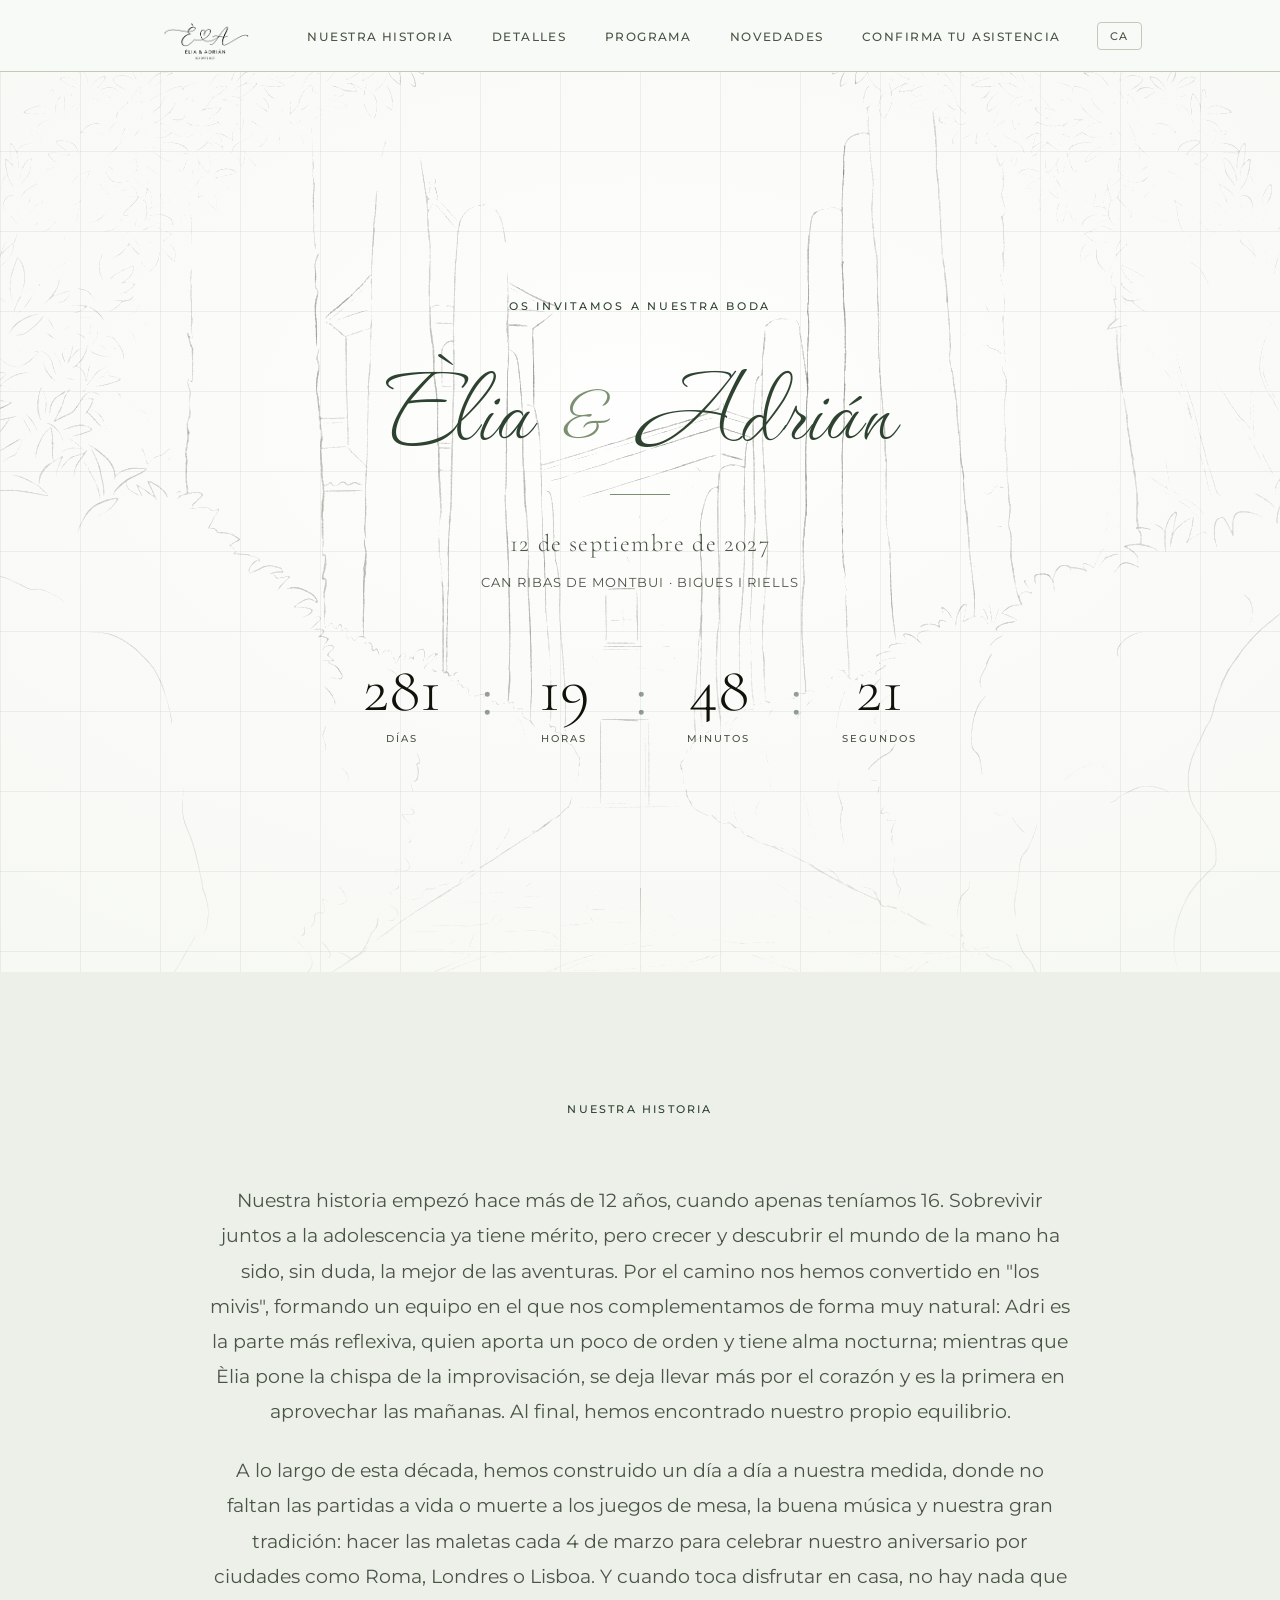
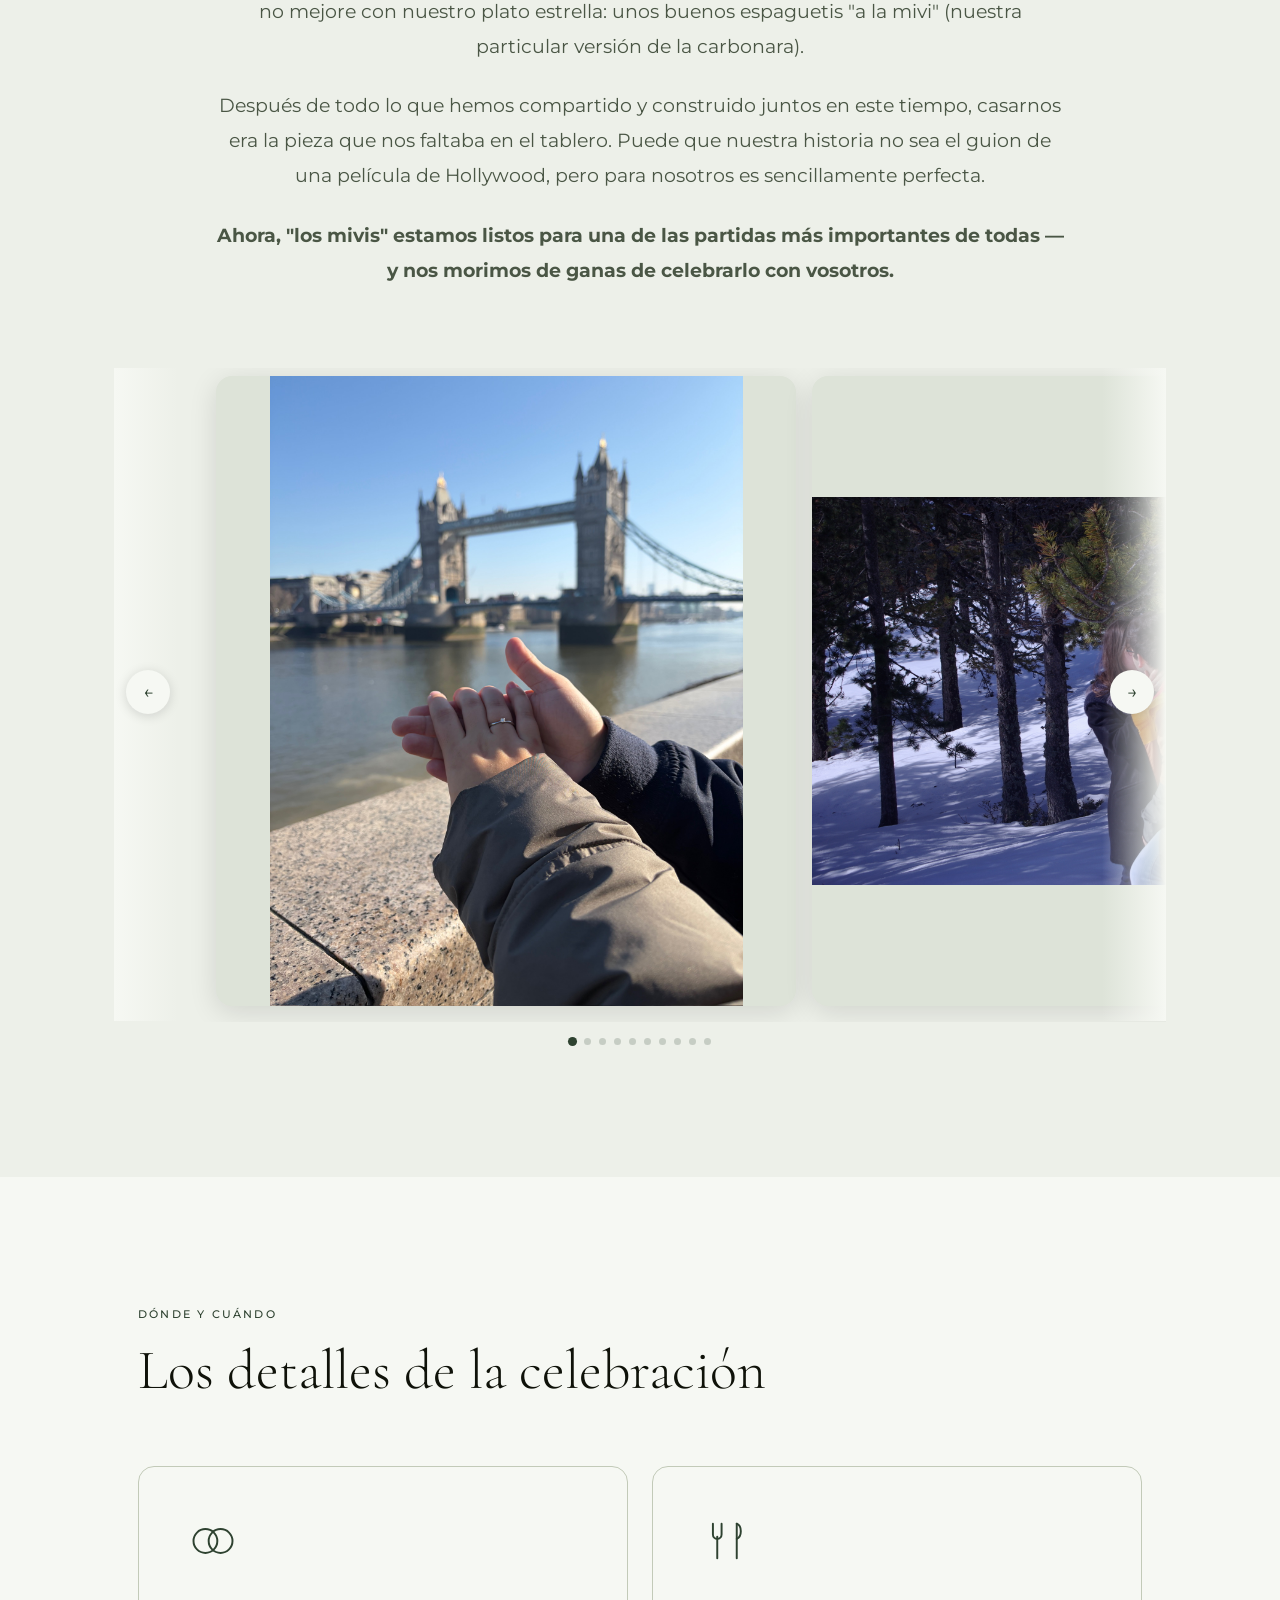
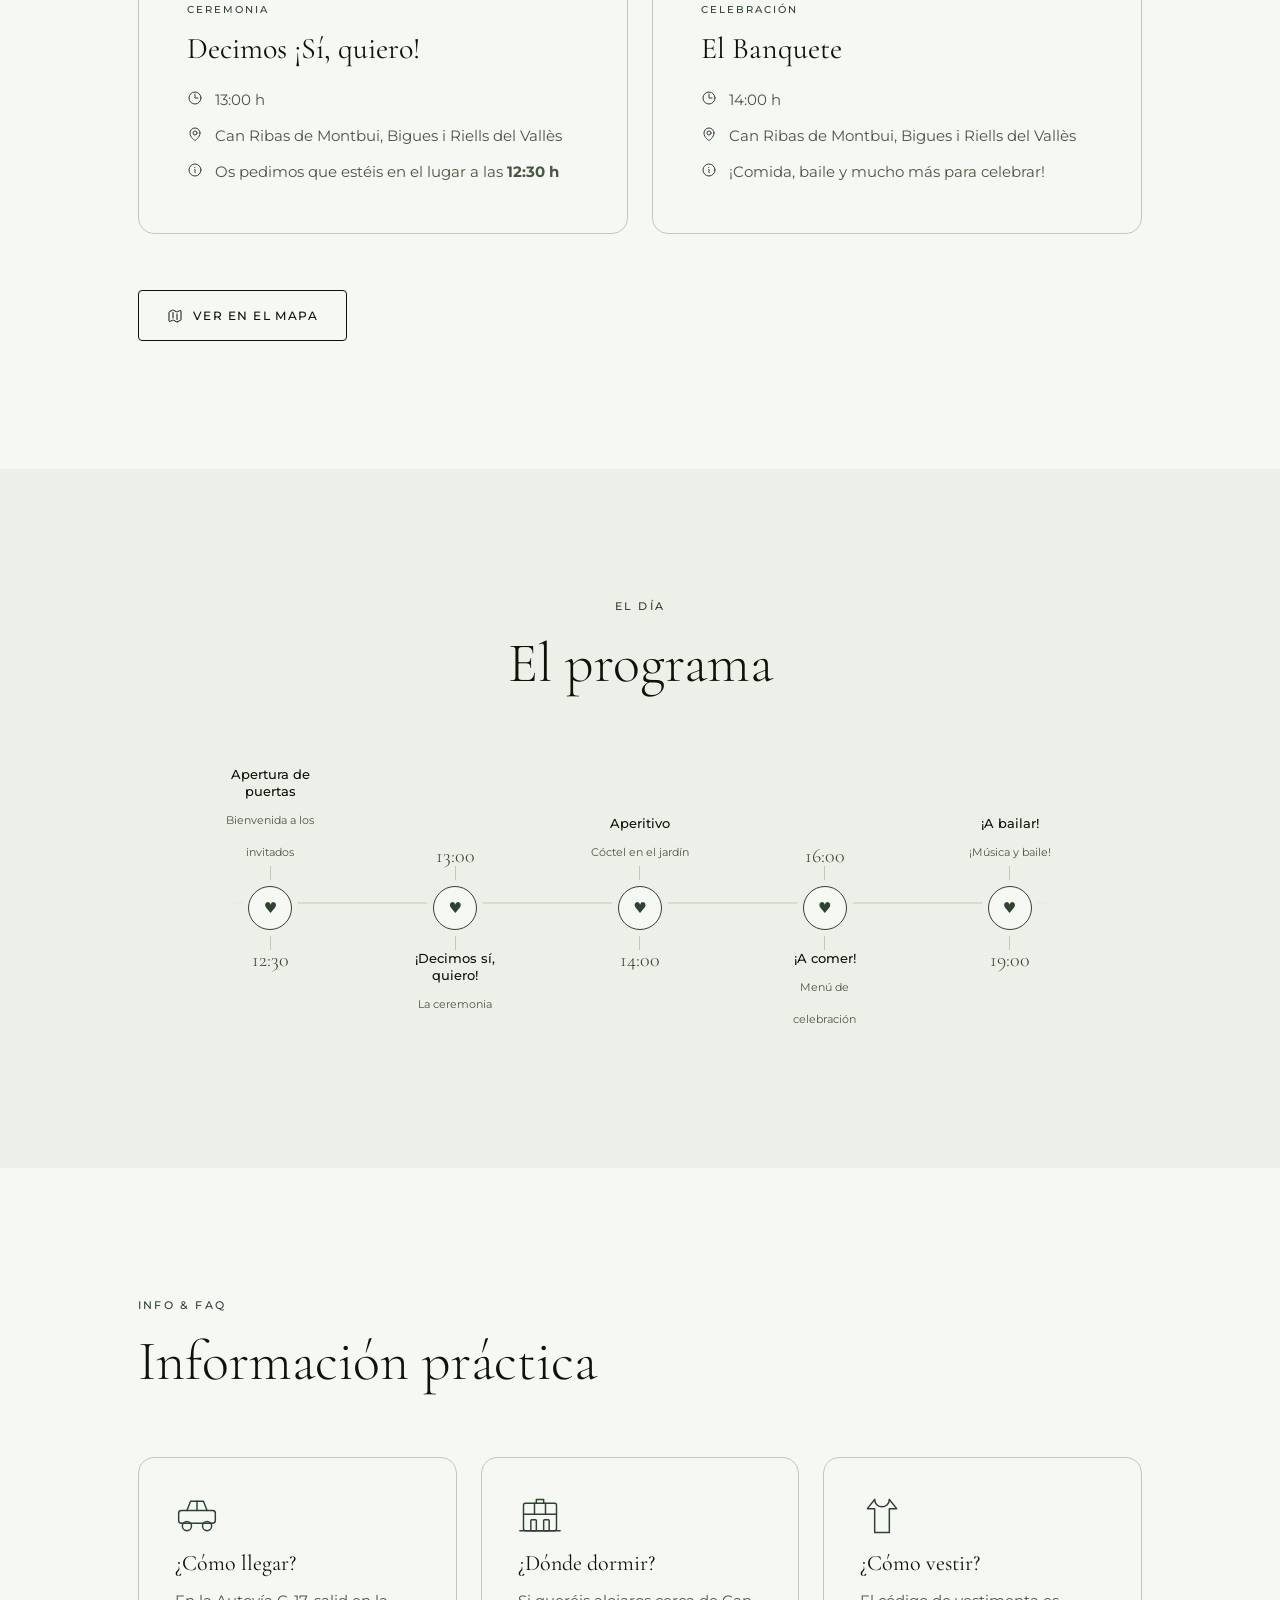
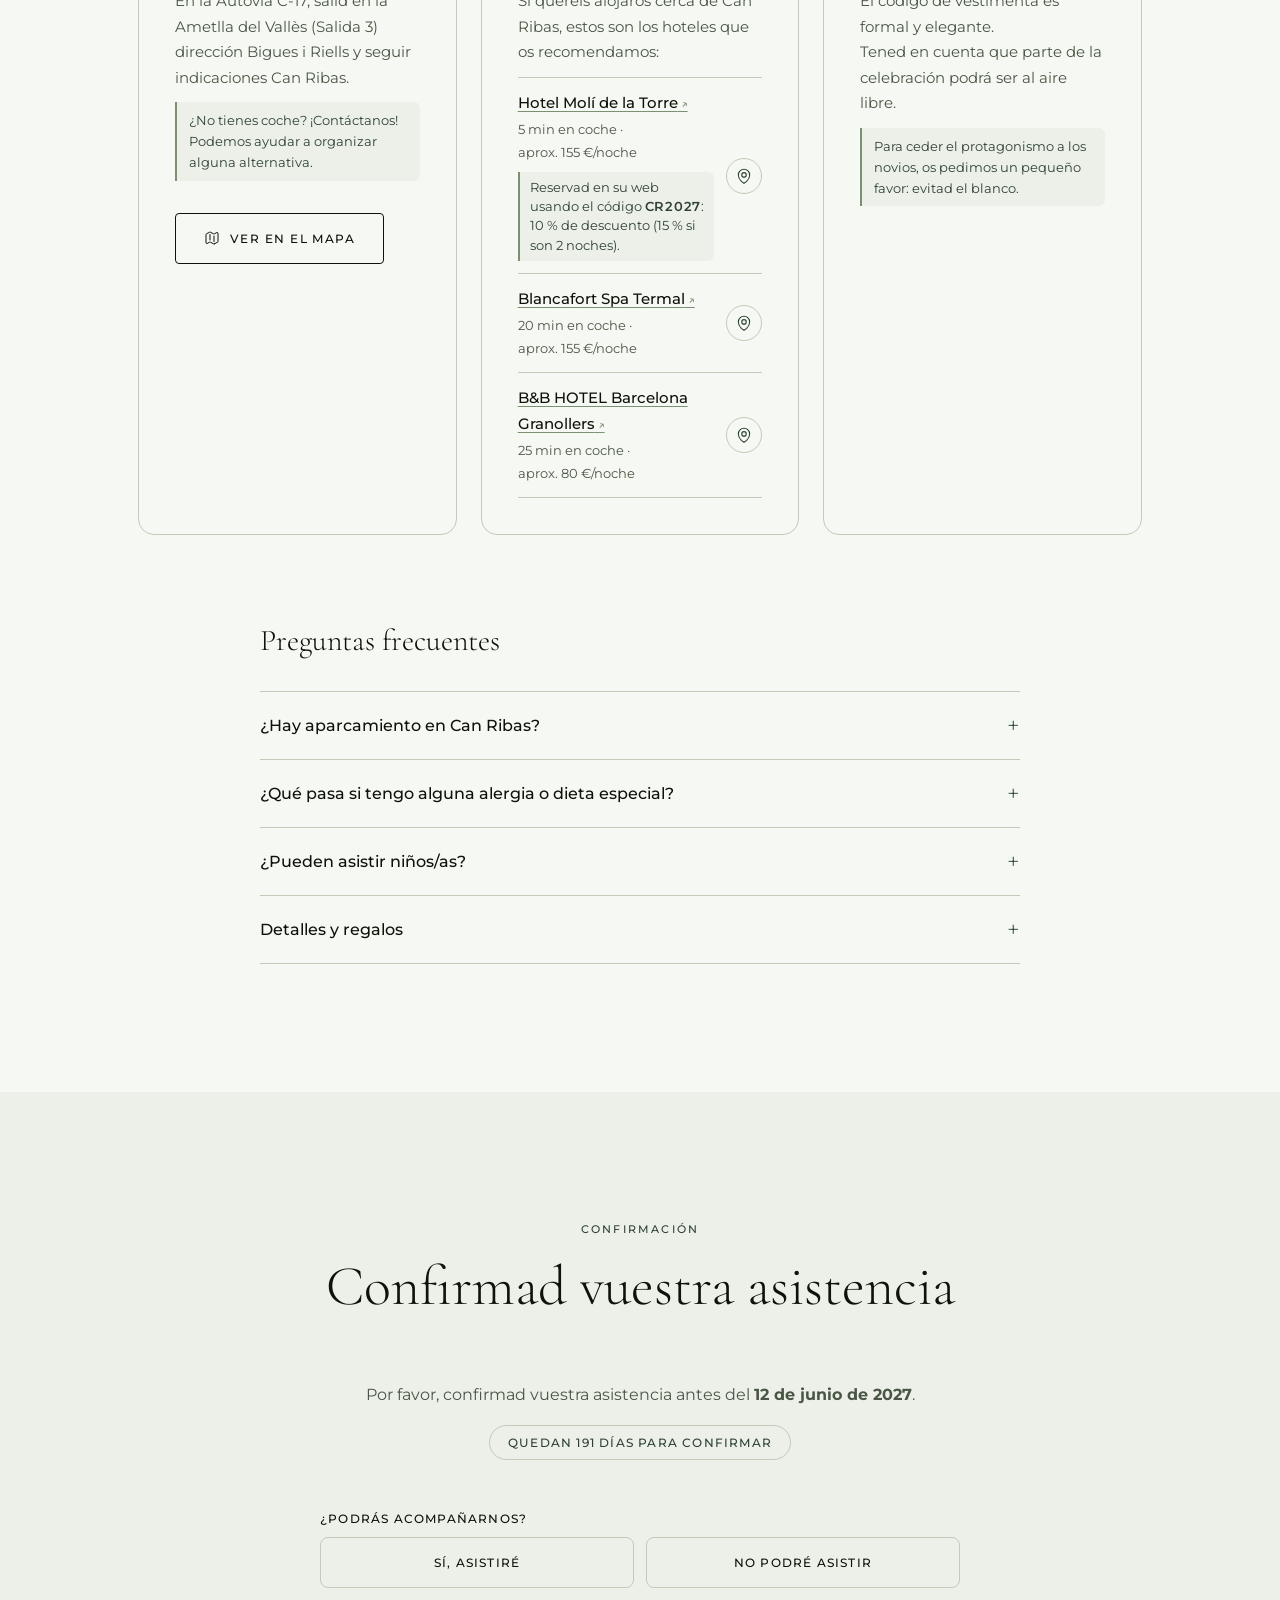
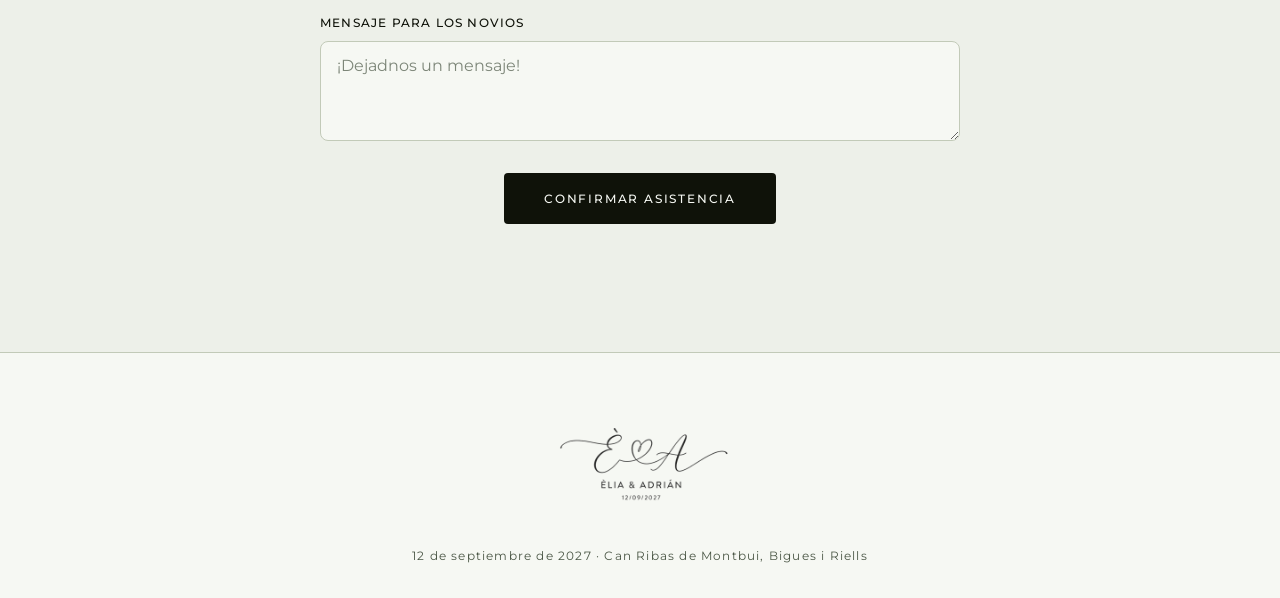
<file: index.html>
<!DOCTYPE html>
<html lang="ca">
<head>
  <meta charset="UTF-8" />
  <meta name="viewport" content="width=device-width, initial-scale=1.0" />
  <title>Èlia &amp; Adrián — 12.09.2027</title>
  <meta name="description" content="Us convidem al casament d'Èlia i Adrián el 12 de setembre de 2027 a Can Ribas de Montbui, Bigues i Riells." />

  <!-- Open Graph -->
  <meta property="og:title" content="Èlia & Adrián — 12.09.2027" />
  <meta property="og:description" content="Us convidem al nostre casament!" />
  <meta property="og:type" content="website" />

  <!-- Google Fonts -->
  <link rel="preconnect" href="https://fonts.googleapis.com" />
  <link rel="preconnect" href="https://fonts.gstatic.com" crossorigin />
  <link href="https://fonts.googleapis.com/css2?family=Cormorant+Garamond:ital,wght@0,300;0,400;0,600;1,300;1,400;1,600&family=DM+Sans:wght@300;400;500&family=Waterfall&display=swap" rel="stylesheet" />

  <!-- Styles — tokens first, then one file per section -->
  <link rel="stylesheet" href="css/tokens.css" />
  <link rel="stylesheet" href="css/base.css" />
  <link rel="stylesheet" href="css/nav.css" />
  <link rel="stylesheet" href="css/hero.css" />
  <link rel="stylesheet" href="css/story.css" />
  <link rel="stylesheet" href="css/details.css" />
  <link rel="stylesheet" href="css/rsvp.css" />
  <link rel="stylesheet" href="css/timeline.css" />
  <link rel="stylesheet" href="css/info.css" />
  <link rel="stylesheet" href="css/footer.css" />

  <!-- noscript fallback: show all fade-in elements -->
  <noscript>
    <style>
      .fade-in { opacity: 1 !important; transform: none !important; }
      .nav-links { display: flex !important; }
      .hamburger { display: none !important; }
    </style>
  </noscript>
</head>
<body>

  <!-- ── Navigation ──────────────────────────────── -->
  <header>
    <nav class="nav" role="navigation" aria-label="Navegació principal">
      <div class="container nav-inner">
        <a href="#hero" class="nav-logo">
          <img src="assets/images/logo.png" alt="Èlia &amp; Adrián" />
        </a>

        <ul class="nav-links" role="list">
          <li><a href="#nostra-historia" data-i18n="nav-story">La Nostra Història</a></li>
          <li><a href="#detalls" data-i18n="nav-details">Detalls</a></li>
          <li><a href="#programa" data-i18n="nav-timeline">Programa</a></li>
          <li><a href="#novetats" data-i18n="nav-news">Novetats</a></li>
          <li><a href="#rsvp" data-i18n="nav-rsvp">RSVP</a></li>
        </ul>

        <div class="nav-right">
          <button
            class="lang-toggle"
            id="lang-toggle"
            aria-label="Canvia l'idioma a Espanyol"
          >ES</button>

          <button
            class="hamburger"
            id="hamburger"
            aria-label="Obrir menú"
            aria-expanded="false"
            aria-controls="nav-overlay"
          >
            <span></span>
            <span></span>
            <span></span>
          </button>
        </div>
      </div>
    </nav>

    <!-- Mobile overlay nav -->
    <div id="nav-overlay" class="nav-overlay" role="dialog" aria-modal="true" aria-label="Menú de navegació">
      <a href="#nostra-historia" data-i18n="nav-story">La Nostra Història</a>
      <a href="#detalls" data-i18n="nav-details">Detalls</a>
      <a href="#programa" data-i18n="nav-timeline">Programa</a>
      <a href="#novetats" data-i18n="nav-news">Novetats</a>
      <a href="#rsvp" data-i18n="nav-rsvp">RSVP</a>
    </div>
  </header>

  <main>

    <!-- ── Hero ──────────────────────────────────── -->
    <section id="hero" aria-label="Portada">

      <!-- Background image (illustrated/drawn via CSS filters) -->
      <!-- Save your photo as: assets/images/hero.jpg -->
      <div class="hero-bg" aria-hidden="true">
        <img src="assets/images/hero.jpg" alt="" />
      </div>

      <!-- Hero content -->
      <div class="hero-content">
        <p class="hero-eyebrow" data-i18n="hero-eyebrow">Us convidem al nostre casament</p>

        <h1 class="hero-names">
          Èlia <span class="ampersand">&amp;</span> Adrián
        </h1>

        <div class="hero-divider" aria-hidden="true"></div>

        <p class="hero-date" data-i18n="hero-date">12 de setembre de 2027</p>
        <p class="hero-venue" data-i18n="hero-venue">Can Ribas de Montbui · Bigues i Riells</p>

        <!-- Countdown -->
        <div class="countdown" aria-label="Compte enrere">
          <div class="countdown-item">
            <span class="countdown-number" id="cd-days">--</span>
            <span class="countdown-label" data-i18n="countdown-days">Dies</span>
          </div>
          <span class="countdown-sep" aria-hidden="true">:</span>
          <div class="countdown-item">
            <span class="countdown-number" id="cd-hours">--</span>
            <span class="countdown-label" data-i18n="countdown-hours">Hores</span>
          </div>
          <span class="countdown-sep" aria-hidden="true">:</span>
          <div class="countdown-item">
            <span class="countdown-number" id="cd-minutes">--</span>
            <span class="countdown-label" data-i18n="countdown-minutes">Minuts</span>
          </div>
          <span class="countdown-sep" aria-hidden="true">:</span>
          <div class="countdown-item">
            <span class="countdown-number" id="cd-seconds">--</span>
            <span class="countdown-label" data-i18n="countdown-seconds">Segons</span>
          </div>
        </div>
      </div>

      <!-- Scroll cue -->
      <div class="scroll-cue" aria-hidden="true">
        <div class="scroll-cue-line"></div>
      </div>
    </section>

    <!-- ── Our Story ──────────────────────────────── -->
    <section id="nostra-historia" aria-labelledby="story-heading">
      <div class="container">
        <div class="section-header fade-in" style="text-align:center">
          <span class="section-label" data-i18n="story-label">La nostra història</span>
        </div>

        <div class="story-content fade-in">
          <p data-i18n="story-p1">Aquí podeu escriure la vostra història: on us vàreu conèixer, quin va ser el primer moment especial, com va créixer l'amor entre vosaltres.</p>
          <p data-i18n="story-p2">Cada parella té una història única i especial. Compartiu els moments que us han portat fins aquí, i que faran que els vostres convidats se sentin part de la vostra aventura.</p>
          <p data-i18n="story-p3">Gràcies per ser part del nostre dia més especial.</p>
          <p data-i18n-html="story-p4"><strong>Ara, "els mivis" estem llestos per a una de les partides més importants de totes — i ens morim de ganes de celebrar-ho amb vosaltres.</strong></p>
        </div>

        <div class="story-filmstrip-wrap fade-in">
          <button class="filmstrip-arrow filmstrip-arrow--prev" aria-label="Foto anterior">&#8592;</button>
          <button class="filmstrip-arrow filmstrip-arrow--next" aria-label="Foto següent">&#8594;</button>
          <div class="story-filmstrip"><!-- built by JS from STORY_PHOTOS in content.js --></div>
          <div class="story-filmstrip-dots" aria-hidden="true"><!-- built by JS --></div>
        </div>
      </div>
    </section>

    <!-- ── Event Details ──────────────────────────── -->
    <section id="detalls" aria-labelledby="details-heading">
      <div class="container">
        <div class="section-header fade-in">
          <span class="section-label" data-i18n="details-label">On i quan</span>
          <h2 class="section-title" id="details-heading" data-i18n="details-title">Els detalls de la celebració</h2>
        </div>

        <div class="event-cards">
          <!-- Ceremony card -->
          <div class="event-card fade-in">
            <!-- Wedding rings -->
            <svg class="event-card-icon" viewBox="0 0 48 48" fill="none" stroke="currentColor" stroke-width="1.8" stroke-linecap="round" stroke-linejoin="round" aria-hidden="true">
              <circle cx="17" cy="24" r="11"/>
              <circle cx="31" cy="24" r="11"/>
            </svg>
            <span class="event-card-label" data-i18n="ceremony-label">Cerimònia</span>
            <h3 class="event-card-title" data-i18n="ceremony-title">L'Enllaç</h3>
            <div class="event-card-info">
              <div class="event-card-info-row">
                <svg viewBox="0 0 24 24" fill="none" stroke="currentColor" stroke-width="1.5" aria-hidden="true">
                  <path stroke-linecap="round" stroke-linejoin="round" d="M12 6v6h4.5m4.5 0a9 9 0 1 1-18 0 9 9 0 0 1 18 0Z" />
                </svg>
                <span data-i18n="ceremony-time">13:00 h</span>
              </div>
              <div class="event-card-info-row">
                <svg viewBox="0 0 24 24" fill="none" stroke="currentColor" stroke-width="1.5" aria-hidden="true">
                  <path stroke-linecap="round" stroke-linejoin="round" d="M15 10.5a3 3 0 1 1-6 0 3 3 0 0 1 6 0Z" />
                  <path stroke-linecap="round" stroke-linejoin="round" d="M19.5 10.5c0 7.142-7.5 11.25-7.5 11.25S4.5 17.642 4.5 10.5a7.5 7.5 0 1 1 15 0Z" />
                </svg>
                <span data-i18n="ceremony-address">Can Ribas de Montbui, Bigues i Riells del Vallès</span>
              </div>
              <div class="event-card-info-row">
                <svg viewBox="0 0 24 24" fill="none" stroke="currentColor" stroke-width="1.5" aria-hidden="true">
                  <path stroke-linecap="round" stroke-linejoin="round" d="m11.25 11.25.041-.02a.75.75 0 0 1 1.063.852l-.708 2.836a.75.75 0 0 0 1.063.853l.041-.021M21 12a9 9 0 1 1-18 0 9 9 0 0 1 18 0Zm-9-3.75h.008v.008H12V8.25Z" />
                </svg>
                <span data-i18n-html="ceremony-note">Us preguem que estigueu al lloc a les 12:30 h</span>
              </div>
            </div>
          </div>

          <!-- Reception card -->
          <div class="event-card fade-in">
            <!-- Fork & knife -->
            <svg class="event-card-icon" viewBox="0 0 48 48" fill="none" stroke="currentColor" stroke-width="1.8" stroke-linecap="round" stroke-linejoin="round" aria-hidden="true">
              <!-- Fork -->
              <line x1="15" y1="20" x2="15" y2="40"/>
              <path d="M11 8v10a4 4 0 0 0 8 0V8"/>
              <!-- Knife -->
              <line x1="33" y1="8" x2="33" y2="40"/>
              <path d="M33 8c5 2 5 12 0 14"/>
            </svg>
            <span class="event-card-label" data-i18n="reception-label">Celebració</span>
            <h3 class="event-card-title" data-i18n="reception-title">El Banquet</h3>
            <div class="event-card-info">
              <div class="event-card-info-row">
                <svg viewBox="0 0 24 24" fill="none" stroke="currentColor" stroke-width="1.5" aria-hidden="true">
                  <path stroke-linecap="round" stroke-linejoin="round" d="M12 6v6h4.5m4.5 0a9 9 0 1 1-18 0 9 9 0 0 1 18 0Z" />
                </svg>
                <span data-i18n="reception-time">14:00 h</span>
              </div>
              <div class="event-card-info-row">
                <svg viewBox="0 0 24 24" fill="none" stroke="currentColor" stroke-width="1.5" aria-hidden="true">
                  <path stroke-linecap="round" stroke-linejoin="round" d="M15 10.5a3 3 0 1 1-6 0 3 3 0 0 1 6 0Z" />
                  <path stroke-linecap="round" stroke-linejoin="round" d="M19.5 10.5c0 7.142-7.5 11.25-7.5 11.25S4.5 17.642 4.5 10.5a7.5 7.5 0 1 1 15 0Z" />
                </svg>
                <span data-i18n="reception-address">Can Ribas de Montbui, Bigues i Riells del Vallès</span>
              </div>
              <div class="event-card-info-row">
                <svg viewBox="0 0 24 24" fill="none" stroke="currentColor" stroke-width="1.5" aria-hidden="true">
                  <path stroke-linecap="round" stroke-linejoin="round" d="m11.25 11.25.041-.02a.75.75 0 0 1 1.063.852l-.708 2.836a.75.75 0 0 0 1.063.853l.041-.021M21 12a9 9 0 1 1-18 0 9 9 0 0 1 18 0Zm-9-3.75h.008v.008H12V8.25Z" />
                </svg>
                <span data-i18n="reception-note">Dinar, ball i molt més per celebrar!</span>
              </div>
            </div>
          </div>
        </div>

        <!-- Map button -->
        <div class="fade-in">
          <a
            href="https://maps.google.com/?q=Can+Ribas+de+Montbui,+Bigues+i+Riells+del+Vallès"
            target="_blank"
            rel="noopener noreferrer"
            class="map-btn"
          >
            <svg viewBox="0 0 24 24" fill="none" stroke="currentColor" stroke-width="1.5" aria-hidden="true">
              <path stroke-linecap="round" stroke-linejoin="round" d="M9 6.75V15m6-6v8.25m.503 3.498 4.875-2.437c.381-.19.622-.58.622-1.006V4.82c0-.836-.88-1.38-1.628-1.006l-3.869 1.934c-.317.159-.69.159-1.006 0L9.503 3.252a1.125 1.125 0 0 0-1.006 0L3.622 5.689C3.24 5.88 3 6.27 3 6.695V19.18c0 .836.88 1.38 1.628 1.006l3.869-1.934c.317-.159.69-.159 1.006 0l4.994 2.497c.317.158.69.158 1.006 0Z" />
            </svg>
            <span data-i18n="map-btn">Veure al mapa</span>
          </a>
        </div>
      </div>
    </section>

    <!-- ── Timeline ───────────────────────────────── -->
    <section id="programa" aria-labelledby="timeline-heading">
      <div class="container">
        <div class="section-header fade-in" style="text-align:center">
          <span class="section-label" data-i18n="timeline-label">El dia</span>
          <h2 class="section-title" id="timeline-heading" data-i18n="timeline-title">El programa</h2>
        </div>

        <div class="timeline-h-wrap fade-in">
          <ul class="timeline-h" role="list">

            <!-- 12:30 -->
            <li class="timeline-h-item">
              <div class="timeline-h-top">
                <div class="timeline-h-label">
                  <strong data-i18n="tl-0-title">Obertura de portes</strong>
                  <span data-i18n="tl-0-desc">Benvinguda als convidats</span>
                </div>
                <div class="timeline-h-stem" aria-hidden="true"></div>
              </div>
              <div class="timeline-h-dot" aria-hidden="true">♥</div>
              <div class="timeline-h-bottom">
                <div class="timeline-h-stem" aria-hidden="true"></div>
                <div class="timeline-h-time">12:30</div>
              </div>
              <div class="timeline-h-mobile" aria-hidden="true">
                <span class="timeline-h-time">12:30</span>
                <strong data-i18n="tl-0-title">Obertura de portes</strong>
                <span data-i18n="tl-0-desc">Rebuda i benvinguda als convidats</span>
              </div>
            </li>

            <!-- 13:00 -->
            <li class="timeline-h-item">
              <div class="timeline-h-top">
                <div class="timeline-h-time">13:00</div>
                <div class="timeline-h-stem" aria-hidden="true"></div>
              </div>
              <div class="timeline-h-dot" aria-hidden="true">♥</div>
              <div class="timeline-h-bottom">
                <div class="timeline-h-stem" aria-hidden="true"></div>
                <div class="timeline-h-label">
                  <strong data-i18n="tl-1-title">Diem sí, vull!</strong>
                  <span data-i18n="tl-1-desc">La cerimònia</span>
                </div>
              </div>
              <div class="timeline-h-mobile" aria-hidden="true">
                <span class="timeline-h-time">13:00</span>
                <strong data-i18n="tl-1-title">Diem sí, vull!</strong>
                <span data-i18n="tl-1-desc">La cerimònia</span>
              </div>
            </li>

            <!-- 14:00 -->
            <li class="timeline-h-item">
              <div class="timeline-h-top">
                <div class="timeline-h-label">
                  <strong data-i18n="tl-2-title">Aperitiu</strong>
                  <span data-i18n="tl-2-desc">Còctel al jardí</span>
                </div>
                <div class="timeline-h-stem" aria-hidden="true"></div>
              </div>
              <div class="timeline-h-dot" aria-hidden="true">♥</div>
              <div class="timeline-h-bottom">
                <div class="timeline-h-stem" aria-hidden="true"></div>
                <div class="timeline-h-time">14:00</div>
              </div>
              <div class="timeline-h-mobile" aria-hidden="true">
                <span class="timeline-h-time">14:00</span>
                <strong data-i18n="tl-2-title">Aperitiu</strong>
                <span data-i18n="tl-2-desc">Còctel al jardí</span>
              </div>
            </li>

            <!-- 16:00 -->
            <li class="timeline-h-item">
              <div class="timeline-h-top">
                <div class="timeline-h-time">16:00</div>
                <div class="timeline-h-stem" aria-hidden="true"></div>
              </div>
              <div class="timeline-h-dot" aria-hidden="true">♥</div>
              <div class="timeline-h-bottom">
                <div class="timeline-h-stem" aria-hidden="true"></div>
                <div class="timeline-h-label">
                  <strong data-i18n="tl-3-title">A dinar!</strong>
                  <span data-i18n="tl-3-desc">Menú de celebració</span>
                </div>
              </div>
              <div class="timeline-h-mobile" aria-hidden="true">
                <span class="timeline-h-time">16:00</span>
                <strong data-i18n="tl-3-title">A dinar!</strong>
                <span data-i18n="tl-3-desc">Menú de celebració</span>
              </div>
            </li>

            <!-- 19:00 -->
            <li class="timeline-h-item">
              <div class="timeline-h-top">
                <div class="timeline-h-label">
                  <strong data-i18n="tl-4-title">A ballar!</strong>
                  <span data-i18n="tl-4-desc">Música i ball fins a la matinada</span>
                </div>
                <div class="timeline-h-stem" aria-hidden="true"></div>
              </div>
              <div class="timeline-h-dot" aria-hidden="true">♥</div>
              <div class="timeline-h-bottom">
                <div class="timeline-h-stem" aria-hidden="true"></div>
                <div class="timeline-h-time">19:00</div>
              </div>
              <div class="timeline-h-mobile" aria-hidden="true">
                <span class="timeline-h-time">19:00</span>
                <strong data-i18n="tl-4-title">A ballar!</strong>
                <span data-i18n="tl-4-desc">Música i ball fins a la matinada</span>
              </div>
            </li>

          </ul>
        </div>
      </div>
    </section>

    <!-- ── Guest Info ────────────────────────────── -->
    <section id="novetats" aria-labelledby="news-heading">
      <div class="container">
        <div class="section-header fade-in">
          <span class="section-label" data-i18n="news-label">Info & FAQ</span>
          <h2 class="section-title" id="news-heading" data-i18n="news-title">Informació pràctica</h2>
        </div>

        <div class="info-cards">

          <!-- Transport card -->
          <div class="info-card fade-in">
            <div class="info-card-icon" aria-hidden="true">
              <svg viewBox="0 0 48 48" fill="none" stroke="currentColor" stroke-width="1.6" stroke-linecap="round" stroke-linejoin="round">
                <!-- Car body -->
                <rect x="4" y="18" width="40" height="14" rx="3"/>
                <!-- Roof/cabin -->
                <path d="M13 18l4-10h14l4 10"/>
                <!-- Wheels -->
                <circle cx="13" cy="35" r="5"/>
                <circle cx="35" cy="35" r="5"/>
                <!-- Window divider -->
                <line x1="24" y1="8" x2="24" y2="18"/>
              </svg>
            </div>
            <h3 class="info-card-title" data-i18n="news-1-title">Com arribar?</h3>
            <p class="info-card-body" data-i18n="news-1-body">Per l'Autopista C-17, sortiu a l'Ametlla del Vallès (Sortida 3) direcció Bigues i Riells i seguiu els indicadors de Can Ribas.</p>
            <p class="info-card-note" data-i18n="news-1-note">No teniu cotxe? Contacteu-nos! Podem ajudar a organitzar alguna alternativa.</p>
            <div class="info-card-meta">
              <a
                href="https://maps.google.com/?q=Can+Ribas+de+Montbui,+Bigues+i+Riells+del+Vallès"
                target="_blank"
                rel="noopener noreferrer"
                class="map-btn"
              >
                <svg viewBox="0 0 24 24" fill="none" stroke="currentColor" stroke-width="1.5" aria-hidden="true">
                  <path stroke-linecap="round" stroke-linejoin="round" d="M9 6.75V15m6-6v8.25m.503 3.498 4.875-2.437c.381-.19.622-.58.622-1.006V4.82c0-.836-.88-1.38-1.628-1.006l-3.869 1.934c-.317.159-.69.159-1.006 0L9.503 3.252a1.125 1.125 0 0 0-1.006 0L3.622 5.689C3.24 5.88 3 6.27 3 6.695V19.18c0 .836.88 1.38 1.628 1.006l3.869-1.934c.317-.159.69-.159 1.006 0l4.994 2.497c.317.158.69.158 1.006 0Z" />
                </svg>
                <span data-i18n="map-btn">Veure al mapa</span>
              </a>
            </div>
          </div>

          <!-- Accommodation card -->
          <div class="info-card fade-in">
            <div class="info-card-icon" aria-hidden="true">
              <svg viewBox="0 0 48 48" fill="none" stroke="currentColor" stroke-width="1.6" stroke-linecap="round" stroke-linejoin="round">
                <rect x="6" y="10" width="36" height="30" rx="2"/>
                <path d="M6 22h36"/>
                <path d="M18 10v12"/>
                <path d="M30 10v12"/>
                <rect x="14" y="28" width="6" height="12" rx="1"/>
                <rect x="28" y="28" width="6" height="12" rx="1"/>
                <path d="M2 40h44"/>
                <path d="M20 10V6h8v4"/>
              </svg>
            </div>
            <h3 class="info-card-title" data-i18n="news-2-title">On dormir?</h3>
            <p class="info-card-body" data-i18n="news-2-body">Si voleu allotjar-vos a prop de Can Ribas, aquests són els hotels que us recomanem:</p>
            <!-- Built from HOTELS in js/content.js -->
            <ul class="hotel-list" id="hotel-list"></ul>
          </div>

          <!-- Dress code card -->
          <div class="info-card fade-in">
            <div class="info-card-icon" aria-hidden="true">
              <svg viewBox="0 0 48 48" fill="none" stroke="currentColor" stroke-width="1.6" stroke-linecap="round" stroke-linejoin="round">
                <path d="M16 6l-8 10h8v26h16V16h8L32 6"/>
                <path d="M16 6c0 4.4 3.6 8 8 8s8-3.6 8-8"/>
              </svg>
            </div>
            <h3 class="info-card-title" data-i18n="news-3-title">Com vestir?</h3>
            <p class="info-card-body" data-i18n-html="news-3-body">El codi de vestimenta és formal i elegant.<br>Teniu en compte que part de la celebració podrà ser a l'aire lliure.</p>
            <p class="info-card-note" data-i18n="news-3-note">Per cedir el protagonisme als nuvis, us demanem un petit favor: eviteu el blanc.</p>
          </div>

        </div>

        <!-- ── FAQ Accordion ──────────────────────── -->
        <div class="faq-wrap fade-in">
          <h3 class="faq-heading" data-i18n="faq-heading">Preguntes freqüents</h3>
          <dl class="faq">

            <div class="faq-item">
              <dt>
                <button class="faq-btn" aria-expanded="false" data-i18n="faq-1-q">Hi ha aparcament al lloc?</button>
              </dt>
              <dd class="faq-answer">
                <div class="faq-answer-inner">
                  <p data-i18n="faq-1-a">Sí, Can Ribas de Montbui disposa d'aparcament gratuït pels convidats. Us recomanem arribar uns minuts abans per aparcar còmodament.</p>
                </div>
              </dd>
            </div>

            <div class="faq-item">
              <dt>
                <button class="faq-btn" aria-expanded="false" data-i18n="faq-4-q">Què passa si tinc alguna al·lèrgia o dieta especial?</button>
              </dt>
              <dd class="faq-answer">
                <div class="faq-answer-inner">
                  <p data-i18n-html="faq-4-a">No us preocupeu per res! Per a nosaltres la vostra tranquil·litat és fonamental, i la cuina de Can Ribas és molt professional en aquest tema. Només heu d'indicar-ho al <a href="#rsvp">formulari de confirmació d'assistència</a> i l'equip prepararà un menú segur i adaptat per a vosaltres.</p>
                </div>
              </dd>
            </div>

            <div class="faq-item">
              <dt>
                <button class="faq-btn" aria-expanded="false" data-i18n="faq-2-q">Els nens hi poden assistir?</button>
              </dt>
              <dd class="faq-answer">
                <div class="faq-answer-inner">
                  <p data-i18n-html="faq-2-a">Sí, els nens i les nenes són benvinguts. Si veniu amb nens, indiqueu-ho al <a href="#rsvp">formulari de confirmació d'assistència</a> perquè puguem organitzar-ho.</p>
                </div>
              </dd>
            </div>

            <div class="faq-item">
              <dt>
                <button class="faq-btn" aria-expanded="false" data-i18n="faq-3-q">Quina és la llista de noces?</button>
              </dt>
              <dd class="faq-answer">
                <div class="faq-answer-inner">
                  <p data-i18n-html="faq-3-a"></p>
                </div>
              </dd>
            </div>

          </dl>
        </div>

      </div>
    </section>

    <!-- ── RSVP ───────────────────────────────────── -->
    <section id="rsvp" aria-labelledby="rsvp-heading">
      <div class="container">
        <div class="rsvp-inner">
          <div class="section-header fade-in">
            <span class="section-label" data-i18n="rsvp-label">Confirmació</span>
            <h2 class="section-title" id="rsvp-heading" data-i18n="rsvp-title">Confirmeu la vostra assistència</h2>
          </div>

          <p class="rsvp-intro fade-in" data-i18n-html="rsvp-intro">
            Si us plau, confirmeu la vostra assistència abans del <strong>12 de juny de 2027</strong>.
          </p>
          <div class="rsvp-deadline fade-in" aria-live="polite">
            <span id="rsvp-deadline-badge" class="rsvp-deadline-badge"></span>
          </div>

          <!-- Success message (hidden until form submitted) -->
          <div id="rsvp-success" class="rsvp-success" role="alert" aria-live="polite">
            <svg class="rsvp-success-icon" viewBox="0 0 24 24" fill="none" stroke="currentColor" stroke-width="1.5" aria-hidden="true">
              <path stroke-linecap="round" stroke-linejoin="round" d="M9 12.75 11.25 15 15 9.75M21 12a9 9 0 1 1-18 0 9 9 0 0 1 18 0Z" />
            </svg>
            <h3 data-i18n="rsvp-success-title">Moltes gràcies!</h3>
            <p data-i18n="rsvp-success-text">Hem rebut la vostra confirmació. Us esperem!</p>

            <!-- Calendar buttons — only shown when attending -->
            <div id="rsvp-calendar" class="rsvp-calendar hidden">
              <p class="rsvp-cal-label" data-i18n="rsvp-cal-label">Afegeix-ho a la teva agenda</p>
              <div class="rsvp-cal-buttons">
                <a id="cal-google" href="#" target="_blank" rel="noopener noreferrer" class="cal-btn">
                  <svg viewBox="0 0 24 24" fill="none" stroke="currentColor" stroke-width="1.5" aria-hidden="true">
                    <path stroke-linecap="round" stroke-linejoin="round" d="M6.75 3v2.25M17.25 3v2.25M3 18.75V7.5a2.25 2.25 0 0 1 2.25-2.25h13.5A2.25 2.25 0 0 1 21 7.5v11.25m-18 0A2.25 2.25 0 0 0 5.25 21h13.5A2.25 2.25 0 0 0 21 18.75m-18 0v-7.5A2.25 2.25 0 0 1 5.25 9h13.5A2.25 2.25 0 0 1 21 11.25v7.5" />
                  </svg>
                  <span data-i18n="rsvp-cal-google">Google Calendar</span>
                </a>
                <a id="cal-ics" href="#" download="casament-elia-adrian.ics" class="cal-btn">
                  <svg viewBox="0 0 24 24" fill="none" stroke="currentColor" stroke-width="1.5" aria-hidden="true">
                    <path stroke-linecap="round" stroke-linejoin="round" d="M3 16.5v2.25A2.25 2.25 0 0 0 5.25 21h13.5A2.25 2.25 0 0 0 21 18.75V16.5M16.5 12 12 16.5m0 0L7.5 12m4.5 4.5V3" />
                  </svg>
                  <span data-i18n="rsvp-cal-apple">Apple / Outlook</span>
                </a>
              </div>
            </div>
          </div>

          <!-- RSVP Form -->
          <form
            id="rsvp-form"
            class="rsvp-form fade-in"
            name="rsvp"
            method="POST"
            netlify
            data-netlify="true"
            netlify-honeypot="bot-field"
          >
            <input type="hidden" name="form-name" value="rsvp" />
            <p class="hidden" aria-hidden="true"><input name="bot-field" tabindex="-1" autocomplete="off" /></p>

            <!-- Hidden submitter name — filled from first guest before submit -->
            <input type="hidden" name="name" id="submitter-name-field" value="" />

            <!-- Attendance -->
            <div class="form-group">
              <label data-i18n="rsvp-att-label">Assistireu?</label>
              <div class="radio-group" role="radiogroup" aria-labelledby="rsvp-att-label">
                <label class="radio-option">
                  <input type="radio" name="attendance" value="yes" required />
                  <span data-i18n="rsvp-att-yes">Sí, hi aniré</span>
                </label>
                <label class="radio-option">
                  <input type="radio" name="attendance" value="no" required />
                  <span data-i18n="rsvp-att-no">No podré assistir</span>
                </label>
              </div>
            </div>

            <!-- Guest list (shown only when attending) -->
            <div class="guests-list-field" id="guests-field">
              <span class="guests-list-label" data-i18n="rsvp-guests-label">Personas que asistirán</span>
              <div class="guest-rows" id="guest-rows"></div>
              <button type="button" class="add-guest-btn" id="add-guest-btn">
                <svg viewBox="0 0 24 24" fill="none" stroke="currentColor" stroke-width="2" aria-hidden="true">
                  <path stroke-linecap="round" stroke-linejoin="round" d="M12 4.5v15m7.5-7.5h-15"/>
                </svg>
                <span data-i18n="rsvp-add-guest">Añadir persona</span>
              </button>
              <div id="child-notice" class="child-notice hidden" role="alert">
                <svg viewBox="0 0 24 24" fill="none" stroke="currentColor" stroke-width="1.5" aria-hidden="true">
                  <path stroke-linecap="round" stroke-linejoin="round" d="M11.25 11.25l.041-.02a.75.75 0 0 1 1.063.852l-.708 2.836a.75.75 0 0 0 1.063.853l.041-.021M21 12a9 9 0 1 1-18 0 9 9 0 0 1 18 0Zm-9-3.75h.008v.008H12V8.25Z" />
                </svg>
                <p data-i18n="rsvp-child-notice">L'Èlia o l'Adri us contactaran per saber si el nen/a vol menú, i de quin tipus. Gràcies!</p>
              </div>
            </div>
            <!-- Hidden fields — serialised for Netlify / Excel export -->
            <textarea name="guests" class="hidden" aria-hidden="true" tabindex="-1"></textarea>
            <input type="hidden" name="guest_count"  id="guest-count-field"   value="0" />
            <input type="hidden" name="has_children" id="has-children-field"  value="No" />
            <input type="hidden" name="submitted_at" id="submitted-at-field"  value="" />

            <!-- Netlify field registration — disabled so FormData skips them, but Netlify sees them in static HTML -->
            <div aria-hidden="true" style="display:none">
              <input name="guest_1_name"  disabled /><input name="guest_1_type"  disabled /><input name="guest_1_dietary"  disabled />
              <input name="guest_2_name"  disabled /><input name="guest_2_type"  disabled /><input name="guest_2_dietary"  disabled />
              <input name="guest_3_name"  disabled /><input name="guest_3_type"  disabled /><input name="guest_3_dietary"  disabled />
              <input name="guest_4_name"  disabled /><input name="guest_4_type"  disabled /><input name="guest_4_dietary"  disabled />
              <input name="guest_5_name"  disabled /><input name="guest_5_type"  disabled /><input name="guest_5_dietary"  disabled />
              <input name="guest_6_name"  disabled /><input name="guest_6_type"  disabled /><input name="guest_6_dietary"  disabled />
              <input name="guest_7_name"  disabled /><input name="guest_7_type"  disabled /><input name="guest_7_dietary"  disabled />
              <input name="guest_8_name"  disabled /><input name="guest_8_type"  disabled /><input name="guest_8_dietary"  disabled />
              <input name="guest_9_name"  disabled /><input name="guest_9_type"  disabled /><input name="guest_9_dietary"  disabled />
              <input name="guest_10_name" disabled /><input name="guest_10_type" disabled /><input name="guest_10_dietary" disabled />
            </div>

            <!-- Message -->
            <div class="form-group">
              <label for="rsvp-message" data-i18n="rsvp-message-label">Missatge per als nuvis</label>
              <textarea
                id="rsvp-message"
                name="message"
                data-i18n-ph="rsvp-message-ph"
                placeholder="Deixeu-nos un missatge!"
              ></textarea>
            </div>

            <button type="submit" class="submit-btn" data-i18n="rsvp-submit">
              Confirmar assistència
            </button>
          </form>
        </div>
      </div>
    </section>

  </main>

  <!-- ── Footer ────────────────────────────────────── -->
  <footer>
    <img class="footer-logo" src="assets/images/logo.png" alt="Èlia &amp; Adrián" />
    <p class="footer-info" data-i18n="footer-info">12 de setembre de 2027 · Can Ribas de Montbui, Bigues i Riells</p>
  </footer>

  <!-- Scripts — content first, then logic, then init -->
  <script src="js/content.js"></script>
  <script src="js/lang.js"></script>
  <script src="js/countdown.js"></script>
  <script src="js/calendar.js"></script>
  <script src="js/rsvp.js"></script>
  <script src="js/ui.js"></script>
  <script src="js/main.js"></script>
</body>
</html>
</file>
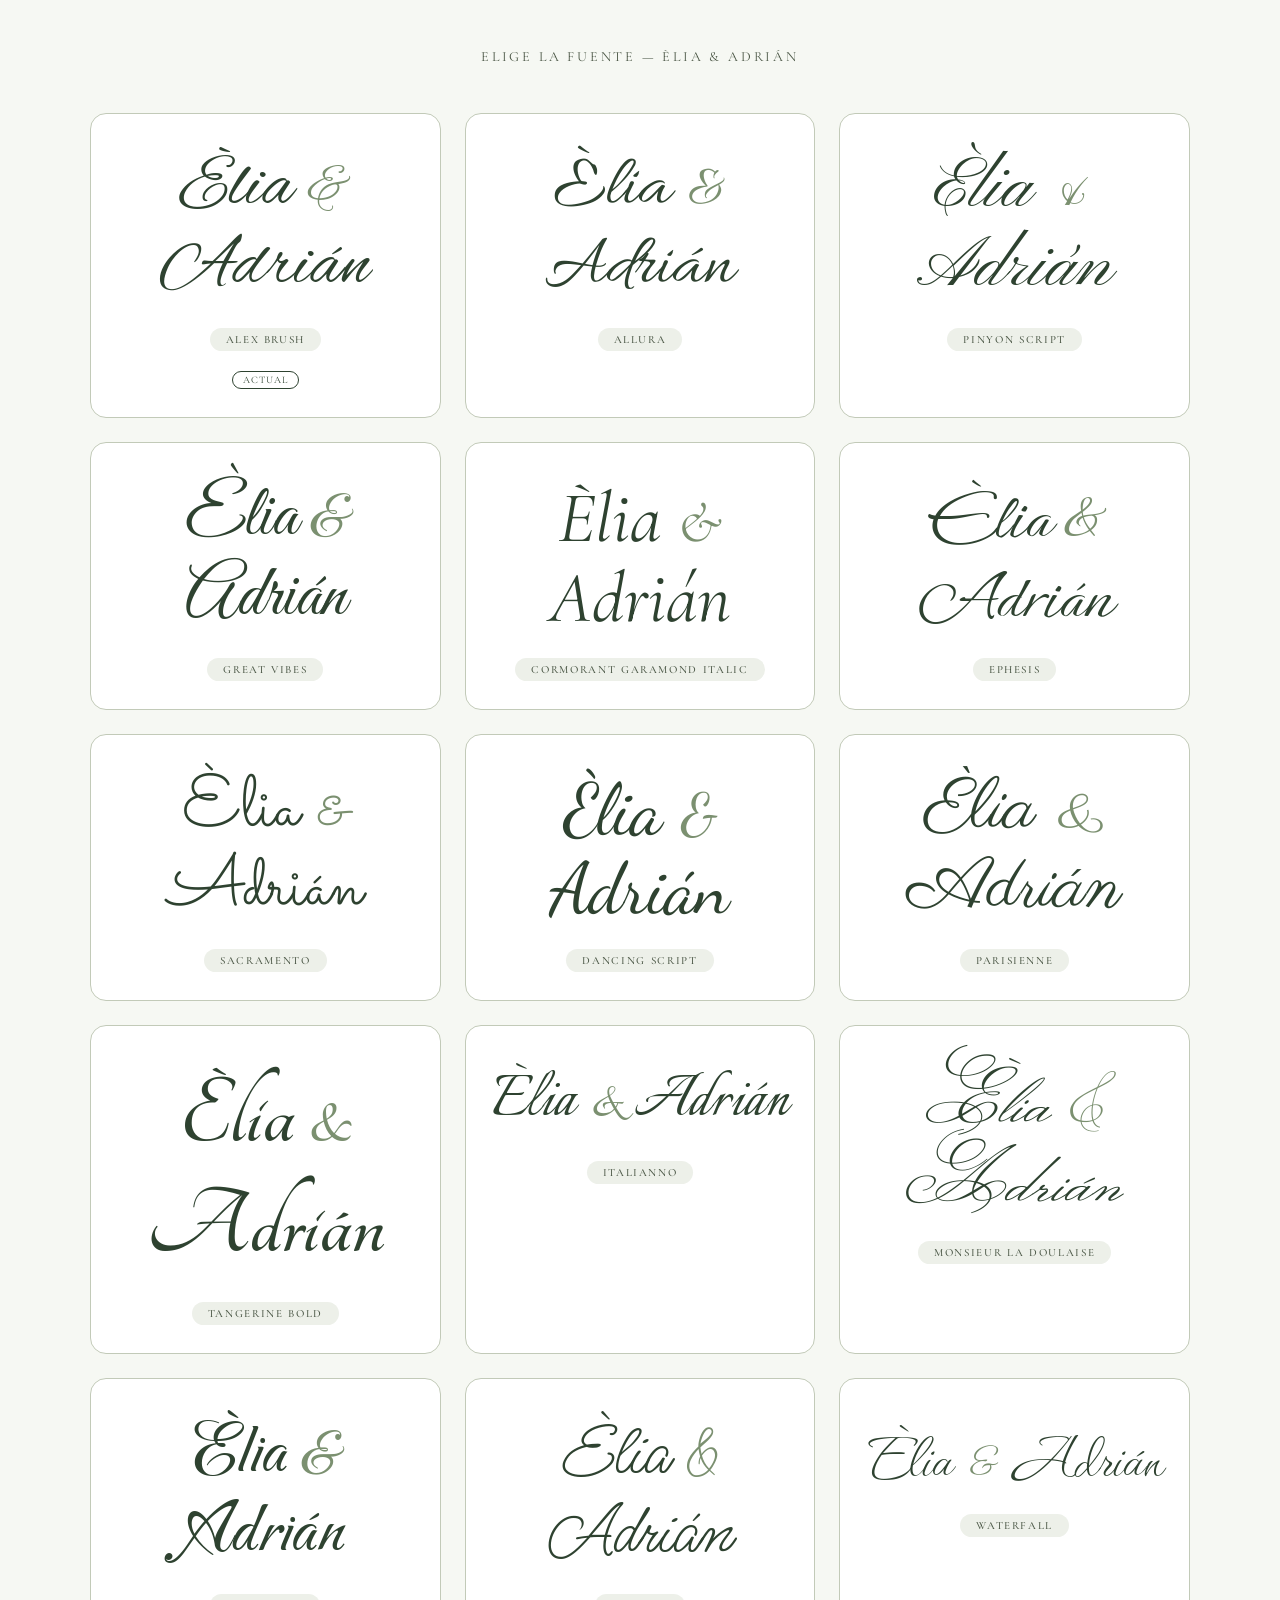
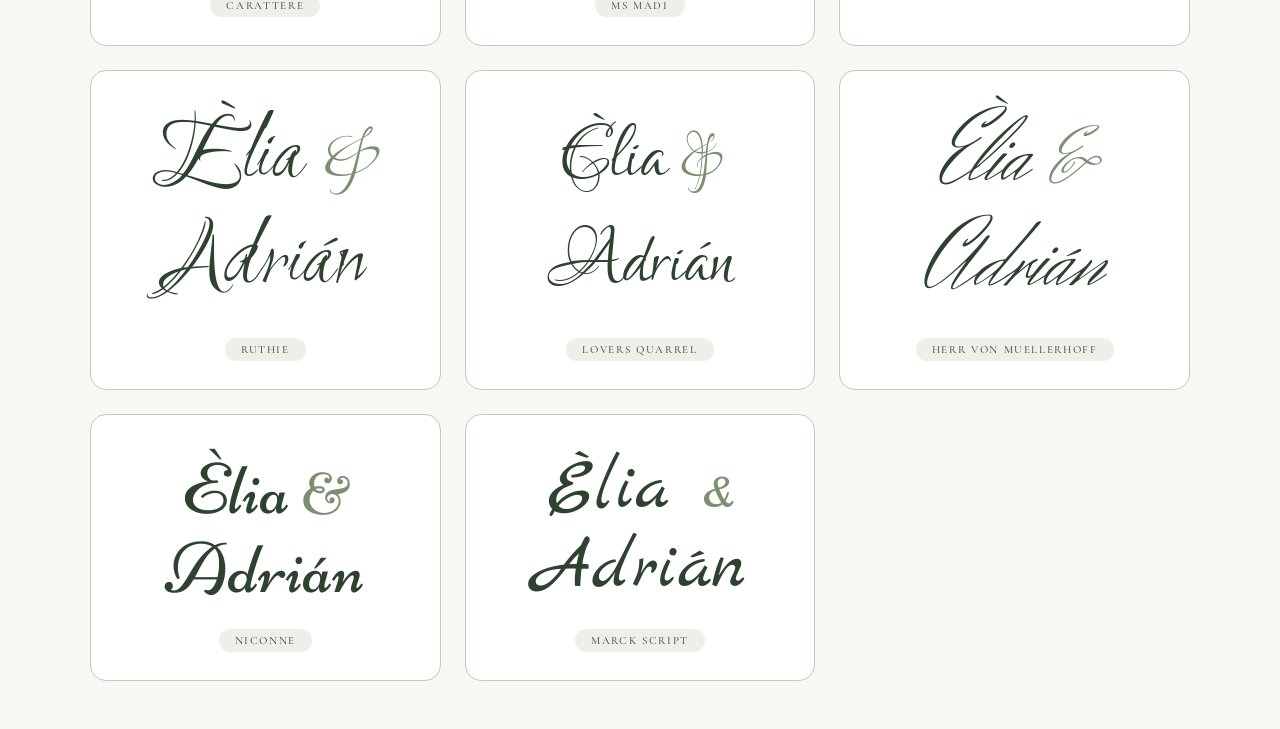
<file: font-preview.html>
<!DOCTYPE html>
<html lang="es">
<head>
  <meta charset="UTF-8" />
  <meta name="viewport" content="width=device-width, initial-scale=1.0" />
  <title>Font Preview — Èlia & Adrián</title>

  <link rel="preconnect" href="https://fonts.googleapis.com" />
  <link rel="preconnect" href="https://fonts.gstatic.com" crossorigin />
  <link href="https://fonts.googleapis.com/css2?family=Alex+Brush&family=Allura&family=Pinyon+Script&family=Great+Vibes&family=Cormorant+Garamond:ital,wght@1,400&family=Ephesis&family=Sacramento&family=Dancing+Script:wght@400&family=Parisienne&family=Tangerine:wght@400;700&family=Italianno&family=Monsieur+La+Doulaise&family=Carattere&family=Ms+Madi&family=Waterfall&family=Ruthie&family=Lovers+Quarrel&family=Herr+Von+Muellerhoff&family=Niconne&family=Marck+Script&display=swap" rel="stylesheet" />

  <style>
    *, *::before, *::after { box-sizing: border-box; margin: 0; padding: 0; }

    body {
      background: #F6F8F3;
      font-family: 'Cormorant Garamond', Georgia, serif;
      color: #0F1209;
      padding: 48px 24px;
    }

    h1 {
      text-align: center;
      font-size: 14px;
      font-weight: 400;
      letter-spacing: 0.2em;
      text-transform: uppercase;
      color: #4A5645;
      margin-bottom: 48px;
    }

    .grid {
      display: grid;
      grid-template-columns: repeat(auto-fit, minmax(280px, 1fr));
      gap: 24px;
      max-width: 1100px;
      margin: 0 auto;
    }

    .card {
      background: #fff;
      border: 1px solid #C2CAB8;
      border-radius: 16px;
      padding: 36px 24px 28px;
      display: flex;
      flex-direction: column;
      align-items: center;
      gap: 20px;
      transition: border-color 0.2s;
    }

    .card:hover {
      border-color: #2E4230;
    }

    .name {
      font-size: 72px;
      line-height: 1.1;
      color: #2E4230;
      text-align: center;
    }

    .name .amp {
      color: #7B9070;
      font-size: 0.8em;
    }

    .label {
      font-size: 11px;
      font-weight: 500;
      letter-spacing: 0.15em;
      text-transform: uppercase;
      color: #4A5645;
      background: #EDF0E9;
      border-radius: 100px;
      padding: 5px 16px;
    }

    .tag-current {
      font-size: 10px;
      color: #2E4230;
      border: 1px solid #2E4230;
      border-radius: 100px;
      padding: 2px 10px;
      letter-spacing: 0.1em;
      text-transform: uppercase;
    }

    /* ── Fonts ── */
    .f-alex-brush       { font-family: 'Alex Brush', cursive; }
    .f-allura           { font-family: 'Allura', cursive; }
    .f-pinyon           { font-family: 'Pinyon Script', cursive; }
    .f-great-vibes      { font-family: 'Great Vibes', cursive; }
    .f-cormorant-italic { font-family: 'Cormorant Garamond', Georgia, serif; font-style: italic; }
    .f-ephesis          { font-family: 'Ephesis', cursive; }
    .f-sacramento       { font-family: 'Sacramento', cursive; }
    .f-dancing          { font-family: 'Dancing Script', cursive; }
    .f-parisienne       { font-family: 'Parisienne', cursive; }
    .f-tangerine          { font-family: 'Tangerine', cursive; font-size: 100px !important; font-weight: 700; }
    .f-italianno          { font-family: 'Italianno', cursive; }
    .f-monsieur           { font-family: 'Monsieur La Doulaise', cursive; }
    .f-carattere          { font-family: 'Carattere', cursive; }
    .f-ms-madi            { font-family: 'Ms Madi', cursive; }
    .f-waterfall          { font-family: 'Waterfall', cursive; }
    .f-ruthie             { font-family: 'Ruthie', cursive; font-size: 96px !important; }
    .f-lovers-quarrel     { font-family: 'Lovers Quarrel', cursive; font-size: 96px !important; }
    .f-herr-von           { font-family: 'Herr Von Muellerhoff', cursive; font-size: 96px !important; }
    .f-niconne            { font-family: 'Niconne', cursive; }
    .f-marck              { font-family: 'Marck Script', cursive; }
  </style>
</head>
<body>

  <h1>Elige la fuente — Èlia &amp; Adrián</h1>

  <div class="grid">

    <div class="card">
      <p class="name f-alex-brush">Èlia <span class="amp">&amp;</span> Adrián</p>
      <span class="label">Alex Brush</span>
      <span class="tag-current">actual</span>
    </div>

    <div class="card">
      <p class="name f-allura">Èlia <span class="amp">&amp;</span> Adrián</p>
      <span class="label">Allura</span>
    </div>

    <div class="card">
      <p class="name f-pinyon">Èlia <span class="amp">&amp;</span> Adrián</p>
      <span class="label">Pinyon Script</span>
    </div>

    <div class="card">
      <p class="name f-great-vibes">Èlia <span class="amp">&amp;</span> Adrián</p>
      <span class="label">Great Vibes</span>
    </div>

    <div class="card">
      <p class="name f-cormorant-italic">Èlia <span class="amp">&amp;</span> Adrián</p>
      <span class="label">Cormorant Garamond Italic</span>
    </div>

    <div class="card">
      <p class="name f-ephesis">Èlia <span class="amp">&amp;</span> Adrián</p>
      <span class="label">Ephesis</span>
    </div>

    <div class="card">
      <p class="name f-sacramento">Èlia <span class="amp">&amp;</span> Adrián</p>
      <span class="label">Sacramento</span>
    </div>

    <div class="card">
      <p class="name f-dancing">Èlia <span class="amp">&amp;</span> Adrián</p>
      <span class="label">Dancing Script</span>
    </div>

    <div class="card">
      <p class="name f-parisienne">Èlia <span class="amp">&amp;</span> Adrián</p>
      <span class="label">Parisienne</span>
    </div>

    <div class="card">
      <p class="name f-tangerine">Èlia <span class="amp">&amp;</span> Adrián</p>
      <span class="label">Tangerine Bold</span>
    </div>

    <div class="card">
      <p class="name f-italianno">Èlia <span class="amp">&amp;</span> Adrián</p>
      <span class="label">Italianno</span>
    </div>

    <div class="card">
      <p class="name f-monsieur">Èlia <span class="amp">&amp;</span> Adrián</p>
      <span class="label">Monsieur La Doulaise</span>
    </div>

    <div class="card">
      <p class="name f-carattere">Èlia <span class="amp">&amp;</span> Adrián</p>
      <span class="label">Carattere</span>
    </div>

    <div class="card">
      <p class="name f-ms-madi">Èlia <span class="amp">&amp;</span> Adrián</p>
      <span class="label">Ms Madi</span>
    </div>

    <div class="card">
      <p class="name f-waterfall">Èlia <span class="amp">&amp;</span> Adrián</p>
      <span class="label">Waterfall</span>
    </div>

    <div class="card">
      <p class="name f-ruthie">Èlia <span class="amp">&amp;</span> Adrián</p>
      <span class="label">Ruthie</span>
    </div>

    <div class="card">
      <p class="name f-lovers-quarrel">Èlia <span class="amp">&amp;</span> Adrián</p>
      <span class="label">Lovers Quarrel</span>
    </div>

    <div class="card">
      <p class="name f-herr-von">Èlia <span class="amp">&amp;</span> Adrián</p>
      <span class="label">Herr Von Muellerhoff</span>
    </div>

    <div class="card">
      <p class="name f-niconne">Èlia <span class="amp">&amp;</span> Adrián</p>
      <span class="label">Niconne</span>
    </div>

    <div class="card">
      <p class="name f-marck">Èlia <span class="amp">&amp;</span> Adrián</p>
      <span class="label">Marck Script</span>
    </div>

  </div>

</body>
</html>
</file>
<file: css/tokens.css>
/* =====================================================
   Èlia & Adrián — Wedding Website
   tokens.css  ·  Edit this file to change colours, fonts and spacing
   ===================================================== */

:root {
  /* ── Colours ──────────────────────────────────────── */
  --color-bg:           #F6F8F3;
  --color-text:         #0F1209;
  --color-text-muted:   #4A5645;
  --color-accent:       #2E4230;
  --color-accent-mid:   #4A5E42;
  --color-accent-light: #7B9070;
  --color-border:       #C2CAB8;
  --color-surface:      #EDF0E9;
  --color-surface-2:    #DDE3D8;
  --color-urgent:       #8B3A3A;
  --color-urgent-bg:    #FDF0F0;
  --color-urgent-border:#D9AEAE;

  /* ── Fonts ────────────────────────────────────────── */
  --font-display: 'Cormorant Garamond', Georgia, serif;
  --font-script:  'Waterfall', cursive;
  --font-body:    'Montserrat', system-ui, sans-serif;

  /* ── Layout ───────────────────────────────────────── */
  --container-width: 1100px;
  --section-padding: clamp(72px, 10vw, 128px);
  --border-radius:   16px;
  --nav-height:      72px;

  /* ── Transitions ──────────────────────────────────── */
  --transition:      0.25s ease;
  --transition-slow: 0.6s ease;
}
</file>
<file: css/base.css>
/* =====================================================
   Èlia & Adrián — Wedding Website
   base.css  ·  Reset, body, shared layout & animations
   ===================================================== */

/* ── Google Fonts ─────────────────────────────────── */
@import url('https://fonts.googleapis.com/css2?family=Montserrat:ital,wght@0,300;0,400;0,500;0,600;1,300;1,400&display=swap');

/* ── Reset ────────────────────────────────────────── */
*, *::before, *::after {
  box-sizing: border-box;
  margin: 0;
  padding: 0;
}

html {
  scroll-behavior: smooth;
  scroll-padding-top: var(--nav-height);
  -webkit-font-smoothing: antialiased;
}

body {
  font-family: var(--font-body);
  background-color: var(--color-bg);
  color: var(--color-text);
  font-size: clamp(16px, 1.8vw, 18px);
  line-height: 1.75;
  overflow-x: hidden;
  padding-top: var(--nav-height);
}

body.nav-open {
  overflow: hidden;
}

img {
  max-width: 100%;
  display: block;
}

a {
  color: inherit;
  text-decoration: none;
}

button {
  cursor: pointer;
  border: none;
  background: none;
  font-family: var(--font-body);
}

ul {
  list-style: none;
}

/* ── Layout Utilities ─────────────────────────────── */
.container {
  max-width: var(--container-width);
  margin-inline: auto;
  padding-inline: clamp(20px, 5vw, 48px);
}

.section-label {
  font-family: var(--font-body);
  font-size: 11px;
  font-weight: 500;
  letter-spacing: 0.2em;
  text-transform: uppercase;
  color: var(--color-accent);
  display: block;
  margin-bottom: 16px;
}

.section-title {
  font-family: var(--font-display);
  font-size: clamp(34px, 5vw, 56px);
  font-weight: 300;
  line-height: 1.1;
  color: var(--color-text);
  margin-bottom: clamp(40px, 6vw, 64px);
}

/* ── Sections ─────────────────────────────────────── */
section {
  padding-block: var(--section-padding);
}

section:nth-child(even) {
  background-color: var(--color-surface);
}

.section-header {
  margin-bottom: clamp(40px, 6vw, 64px);
}

/* ── Scroll Animations ────────────────────────────── */
.fade-in {
  opacity: 0;
  transform: translateY(28px);
  transition: opacity var(--transition-slow), transform var(--transition-slow);
}

.fade-in.is-visible {
  opacity: 1;
  transform: translateY(0);
}

.fade-in:nth-child(2) { transition-delay: 0.1s; }
.fade-in:nth-child(3) { transition-delay: 0.2s; }
.fade-in:nth-child(4) { transition-delay: 0.3s; }

@media (scripting: none) {
  .fade-in {
    opacity: 1;
    transform: none;
  }
}

/* ── Global Utility ───────────────────────────────── */
.hidden { display: none; }
</file>
<file: css/nav.css>
/* =====================================================
   Èlia & Adrián — Wedding Website
   nav.css  ·  Top navigation bar & mobile overlay
   ===================================================== */

.nav {
  position: fixed;
  top: 0;
  left: 0;
  right: 0;
  z-index: 100;
  height: var(--nav-height);
  background: rgba(248, 250, 248, 0.92);
  backdrop-filter: blur(10px);
  -webkit-backdrop-filter: blur(10px);
  border-bottom: 1px solid var(--color-border);
  overflow: hidden;
  display: flex;
  align-items: center;
}

.nav-inner {
  display: flex;
  align-items: center;
  justify-content: space-between;
  width: 100%;
}

.nav-logo {
  display: flex;
  align-items: center;
  flex-shrink: 0;
}

.nav-logo img {
  height: 100px;
  width: auto;
  display: block;
}

/* ── Desktop links ────────────────────────────────── */
.nav-links {
  display: flex;
  align-items: center;
  gap: clamp(24px, 3vw, 40px);
}

.nav-links a {
  font-size: 12px;
  font-weight: 500;
  letter-spacing: 0.12em;
  text-transform: uppercase;
  color: var(--color-text-muted);
  transition: color var(--transition);
  white-space: nowrap;
}

.nav-links a:hover {
  color: var(--color-text);
}

.nav-links a.is-active {
  color: var(--color-text);
}

/* Animated underline for the active section */
.nav-links a.is-active::after {
  content: '';
  display: block;
  height: 1px;
  background: var(--color-accent);
  margin-top: 2px;
  transform-origin: left;
  animation: navUnderline 0.25s ease forwards;
}

@keyframes navUnderline {
  from { transform: scaleX(0); }
  to   { transform: scaleX(1); }
}

/* ── Language toggle & right controls ────────────── */
.nav-right {
  display: flex;
  align-items: center;
  gap: 16px;
  flex-shrink: 0;
}

.lang-toggle {
  font-size: 11px;
  font-weight: 500;
  letter-spacing: 0.15em;
  text-transform: uppercase;
  color: var(--color-text-muted);
  border: 1px solid var(--color-border);
  border-radius: 4px;
  padding: 6px 12px;
  transition: all var(--transition);
}

.lang-toggle:hover {
  color: var(--color-text);
  border-color: var(--color-text);
}

/* ── Hamburger button (mobile) ────────────────────── */
.hamburger {
  display: none;
  flex-direction: column;
  gap: 5px;
  width: 28px;
  height: 20px;
  justify-content: center;
  flex-shrink: 0;
}

.hamburger span {
  display: block;
  height: 1.5px;
  background: var(--color-text);
  transition: all var(--transition);
  transform-origin: center;
}

.hamburger[aria-expanded="true"] span:nth-child(1) {
  transform: translateY(6.5px) rotate(45deg);
}
.hamburger[aria-expanded="true"] span:nth-child(2) {
  opacity: 0;
}
.hamburger[aria-expanded="true"] span:nth-child(3) {
  transform: translateY(-6.5px) rotate(-45deg);
}

/* ── Mobile nav overlay ───────────────────────────── */
.nav-overlay {
  display: none;
  position: fixed;
  inset: 0;
  background: var(--color-bg);
  z-index: 99;
  flex-direction: column;
  align-items: center;
  justify-content: center;
  gap: 8px;
  padding-top: var(--nav-height);
}

.nav-open .nav-overlay {
  display: flex;
}

.nav-overlay a {
  font-family: var(--font-display);
  font-size: clamp(28px, 5vw, 40px);
  font-weight: 300;
  color: var(--color-text);
  letter-spacing: 0.02em;
  padding: 8px 0;
  transition: color var(--transition);
}

.nav-overlay a:hover {
  color: var(--color-accent);
}

/* ── Responsive ───────────────────────────────────── */
@media (max-width: 768px) {
  .nav-links {
    display: none;
  }

  .hamburger {
    display: flex;
  }
}
</file>
<file: css/hero.css>
/* =====================================================
   Èlia & Adrián — Wedding Website
   hero.css  ·  Hero section, countdown & scroll cue
   ===================================================== */

/* ── Hero container ───────────────────────────────── */
#hero {
  height: 100dvh;
  min-height: 600px;
  display: flex;
  flex-direction: column;
  align-items: center;
  justify-content: center;
  text-align: center;
  position: relative;
  padding: 0 clamp(20px, 5vw, 48px);
  overflow: hidden;
  isolation: isolate;
}

/* ── Background image — botanical ink effect ──────── */
.hero-bg {
  position: absolute;
  inset: 0;
  z-index: 1;
  overflow: hidden;
}

.hero-bg img {
  width: 100%;
  height: 100%;
  object-fit: cover;
  object-position: center 25%;
  filter: grayscale(30%) brightness(1.35) saturate(0.4) contrast(1.05);
  transform: scale(1.02);
}

/* Gradient overlay */
#hero::before {
  content: '';
  position: absolute;
  inset: 0;
  z-index: 2;
  background:
    radial-gradient(
      ellipse 90% 80% at 50% 38%,
      rgba(246, 248, 243, 0.15) 0%,
      rgba(246, 248, 243, 0.60) 55%,
      rgba(246, 248, 243, 0.95) 100%
    );
  pointer-events: none;
}

/* Subtle botanical grid lines */
#hero::after {
  content: '';
  position: absolute;
  inset: 0;
  z-index: 2;
  background-image:
    linear-gradient(90deg, rgba(61, 74, 56, 0.07) 1px, transparent 1px),
    linear-gradient(0deg, rgba(61, 74, 56, 0.07) 1px, transparent 1px);
  background-size: 80px 80px;
  pointer-events: none;
}

/* ── Hero content ─────────────────────────────────── */
.hero-content {
  position: relative;
  z-index: 3;
  display: flex;
  flex-direction: column;
  align-items: center;
}

.hero-eyebrow {
  font-size: 11px;
  font-weight: 500;
  letter-spacing: 0.25em;
  text-transform: uppercase;
  color: var(--color-accent);
  margin-bottom: 24px;
  opacity: 0;
  animation: fadeUp 1s ease 0.2s forwards;
}

.hero-names {
  font-family: var(--font-script);
  font-size: clamp(64px, 11vw, 120px);
  font-weight: 400;
  line-height: 1.05;
  color: var(--color-accent);
  letter-spacing: 0.01em;
  opacity: 0;
  animation: fadeUp 1s ease 0.4s forwards;
}

.hero-names .ampersand {
  color: var(--color-accent-light);
  font-size: 0.8em;
}

.hero-divider {
  width: 60px;
  height: 1px;
  background: var(--color-accent-light);
  margin: 28px auto;
  opacity: 0;
  animation: fadeUp 1s ease 0.6s forwards;
}

.hero-date {
  font-family: var(--font-display);
  font-size: clamp(18px, 2.5vw, 24px);
  font-weight: 300;
  color: var(--color-text-muted);
  letter-spacing: 0.05em;
  margin-bottom: 6px;
  opacity: 0;
  animation: fadeUp 1s ease 0.7s forwards;
}

.hero-venue {
  font-size: 13px;
  font-weight: 400;
  letter-spacing: 0.08em;
  text-transform: uppercase;
  color: var(--color-text-muted);
  opacity: 0;
  animation: fadeUp 1s ease 0.8s forwards;
}

/* ── Countdown timer ──────────────────────────────── */
.countdown {
  display: flex;
  gap: clamp(16px, 4vw, 40px);
  margin-top: clamp(40px, 6vw, 64px);
  opacity: 0;
  animation: fadeUp 1s ease 1s forwards;
}

.countdown-item {
  display: flex;
  flex-direction: column;
  align-items: center;
  gap: 8px;
}

.countdown-number {
  font-family: var(--font-display);
  font-size: clamp(36px, 6vw, 64px);
  font-weight: 300;
  line-height: 1;
  color: var(--color-text);
  min-width: 2ch;
  text-align: center;
}

.countdown-label {
  font-size: 10px;
  font-weight: 500;
  letter-spacing: 0.2em;
  text-transform: uppercase;
  color: var(--color-text-muted);
}

.countdown-sep {
  font-family: var(--font-display);
  font-size: clamp(36px, 6vw, 64px);
  font-weight: 300;
  color: var(--color-accent);
  align-self: flex-start;
  padding-top: 4px;
  line-height: 1;
  opacity: 0.5;
}

/* ── Scroll cue ───────────────────────────────────── */
.scroll-cue {
  position: absolute;
  bottom: 36px;
  left: 50%;
  transform: translateX(-50%);
  display: flex;
  flex-direction: column;
  align-items: center;
  gap: 8px;
  opacity: 0;
  animation: fadeUp 1s ease 1.4s forwards;
  z-index: 3;
}

.scroll-cue-line {
  width: 1px;
  height: 48px;
  background: linear-gradient(to bottom, var(--color-border), transparent);
  animation: scrollLine 2s ease-in-out 1.6s infinite;
}

/* ── Keyframes ────────────────────────────────────── */
@keyframes fadeUp {
  from { opacity: 0; transform: translateY(20px); }
  to   { opacity: 1; transform: translateY(0); }
}

@keyframes scrollLine {
  0%, 100% { transform: scaleY(1); opacity: 0.5; }
  50%       { transform: scaleY(0.5); opacity: 1; }
}

/* ── Responsive ───────────────────────────────────── */
@media (max-width: 768px) {
  .countdown {
    gap: 12px;
  }

  .countdown-sep {
    display: none;
  }
}

@media (max-width: 480px) {
  .countdown-number {
    font-size: clamp(28px, 8vw, 44px);
  }
}
</file>
<file: css/story.css>
/* =====================================================
   Èlia & Adrián — Wedding Website
   story.css  ·  "Our Story" section & couple photos
   ===================================================== */

#nostra-historia .story-content {
  max-width: 860px;
  margin-inline: auto;
  text-align: center;
}

#nostra-historia .story-content p {
  font-size: clamp(17px, 2vw, 19px);
  line-height: 1.85;
  color: var(--color-text-muted);
  margin-bottom: 24px;
  text-align: center;
}

#nostra-historia .story-content p:last-child {
  margin-bottom: 0;
}

/* ── Filmstrip wrapper — provides the edge fade hints ─ */
.story-filmstrip-wrap {
  position: relative;
  margin-top: clamp(48px, 7vw, 80px);
  /* Bleed past the container so the strip goes edge-to-edge */
  margin-inline: calc(-1 * var(--container-padding, 24px));
}

/* Gradient fade on left & right to hint at more photos */
.story-filmstrip-wrap::before,
.story-filmstrip-wrap::after {
  content: '';
  position: absolute;
  top: 0;
  bottom: 28px; /* stop above the dots */
  width: clamp(32px, 5vw, 64px);
  z-index: 1;
  pointer-events: none;
}

.story-filmstrip-wrap::before {
  left: 0;
  background: linear-gradient(to right, var(--color-bg), transparent);
}

.story-filmstrip-wrap::after {
  right: 0;
  background: linear-gradient(to left, var(--color-bg), transparent);
}

/* ── The scrollable strip ─────────────────────────── */
.story-filmstrip {
  display: flex;
  gap: 16px;
  overflow-x: auto;
  scroll-snap-type: x mandatory;
  scroll-behavior: smooth;
  -webkit-overflow-scrolling: touch;
  padding-inline: clamp(32px, 8vw, 120px);
  padding-block: 8px 16px;
  /* Hide scrollbar — navigation is via swipe + dots */
  scrollbar-width: none;
}

.story-filmstrip::-webkit-scrollbar {
  display: none;
}

/* ── Each photo card ──────────────────────────────── */
.story-filmstrip figure {
  flex: 0 0 clamp(260px, 72vw, 580px);
  scroll-snap-align: center;
  border-radius: var(--border-radius);
  overflow: hidden;
  max-height: clamp(320px, 70vh, 640px);
  background: var(--color-surface-2);
  box-shadow: 0 6px 28px rgba(0,0,0,.12);
  transition: box-shadow 0.3s ease, transform 0.3s ease;
  display: flex;
  align-items: center;
  justify-content: center;
}

.story-filmstrip figure:hover {
  box-shadow: 0 12px 40px rgba(0,0,0,.18);
  transform: translateY(-3px);
}

.story-filmstrip img {
  width: 100%;
  height: auto;
  max-height: clamp(320px, 70vh, 640px);
  object-fit: contain;
  display: block;
}

/* ── Arrow buttons ────────────────────────────────── */
.filmstrip-arrow {
  position: absolute;
  top: 50%;
  transform: translateY(calc(-50% - 16px)); /* up a bit to clear the dots */
  z-index: 2;
  width: 44px;
  height: 44px;
  border-radius: 50%;
  border: none;
  background: var(--color-bg);
  color: var(--color-accent);
  font-size: 18px;
  line-height: 1;
  cursor: pointer;
  box-shadow: 0 2px 12px rgba(0,0,0,.14);
  transition: background 0.2s ease, transform 0.2s ease, opacity 0.2s ease;
  display: flex;
  align-items: center;
  justify-content: center;
}

.filmstrip-arrow--prev { left: 12px; }
.filmstrip-arrow--next { right: 12px; }

.filmstrip-arrow:hover {
  background: var(--color-accent);
  color: var(--color-bg);
  transform: translateY(calc(-50% - 16px)) scale(1.1);
}

.filmstrip-arrow:disabled {
  opacity: 0.25;
  pointer-events: none;
}

/* ── Dot indicators ───────────────────────────────── */
.story-filmstrip-dots {
  display: flex;
  justify-content: center;
  gap: 8px;
  margin-top: 16px;
  padding-bottom: 4px;
}

.story-filmstrip-dots .dot {
  width: 7px;
  height: 7px;
  border-radius: 50%;
  background: var(--color-accent);
  opacity: 0.2;
  transition: opacity 0.3s ease, transform 0.3s ease;
}

.story-filmstrip-dots .dot.is-active {
  opacity: 1;
  transform: scale(1.3);
}
</file>
<file: css/details.css>
/* =====================================================
   Èlia & Adrián — Wedding Website
   details.css  ·  Event details cards & map button
   ===================================================== */

.event-cards {
  display: grid;
  grid-template-columns: 1fr 1fr;
  gap: 24px;
  margin-bottom: 40px;
}

.event-card {
  border: 1px solid var(--color-border);
  border-radius: var(--border-radius);
  padding: clamp(28px, 4vw, 48px);
  background: var(--color-bg);
}

.event-card-icon {
  width: 52px;
  height: 52px;
  margin-bottom: 24px;
  color: var(--color-accent);
}

.event-card-label {
  font-size: 10px;
  font-weight: 500;
  letter-spacing: 0.2em;
  text-transform: uppercase;
  color: var(--color-accent);
  display: block;
  margin-bottom: 12px;
}

.event-card-title {
  font-family: var(--font-display);
  font-size: clamp(22px, 3vw, 30px);
  font-weight: 400;
  margin-bottom: 20px;
  line-height: 1.2;
}

.event-card-info {
  display: flex;
  flex-direction: column;
  gap: 10px;
}

.event-card-info-row {
  display: flex;
  gap: 12px;
  font-size: 15px;
  color: var(--color-text-muted);
  align-items: flex-start;
}

.event-card-info-row svg {
  flex-shrink: 0;
  width: 16px;
  height: 16px;
  margin-top: 3px;
  color: var(--color-accent);
}

/* ── Map button ───────────────────────────────────── */
.map-btn {
  display: inline-flex;
  align-items: center;
  gap: 10px;
  border: 1px solid var(--color-text);
  border-radius: 4px;
  padding: 14px 28px;
  font-size: 12px;
  font-weight: 500;
  letter-spacing: 0.12em;
  text-transform: uppercase;
  color: var(--color-text);
  transition: all var(--transition);
  margin-top: 16px;
}

.map-btn:hover {
  background: var(--color-text);
  color: var(--color-bg);
}

.map-btn svg {
  width: 16px;
  height: 16px;
}

/* ── Responsive ───────────────────────────────────── */
@media (max-width: 768px) {
  .event-cards {
    grid-template-columns: 1fr;
  }
}
</file>
<file: css/rsvp.css>
/* =====================================================
   Èlia & Adrián — Wedding Website
   rsvp.css  ·  RSVP form, guest list, deadline badge & calendar buttons
   ===================================================== */

/* ── Section layout ───────────────────────────────── */
#rsvp .rsvp-inner {
  max-width: 640px;
  margin-inline: auto;
}

#rsvp .section-header {
  text-align: center;
}

.rsvp-intro {
  text-align: center;
  color: var(--color-text-muted);
  margin-bottom: 16px;
  font-size: 16px;
}

/* ── Deadline badge ───────────────────────────────── */
.rsvp-deadline {
  text-align: center;
  margin-bottom: clamp(32px, 5vw, 48px);
}

.rsvp-deadline-badge {
  display: inline-block;
  font-size: 12px;
  font-weight: 500;
  letter-spacing: 0.1em;
  text-transform: uppercase;
  color: var(--color-accent);
  background: var(--color-surface);
  border: 1px solid var(--color-border);
  border-radius: 100px;
  padding: 6px 18px;
}

.rsvp-deadline-urgent {
  color: var(--color-urgent);
  background: var(--color-urgent-bg);
  border-color: var(--color-urgent-border);
}

/* ── Form layout ──────────────────────────────────── */
.rsvp-form {
  display: flex;
  flex-direction: column;
  gap: 24px;
}

.form-group {
  display: flex;
  flex-direction: column;
  gap: 8px;
}

.form-group label {
  font-size: 12px;
  font-weight: 500;
  letter-spacing: 0.1em;
  text-transform: uppercase;
  color: var(--color-text);
}

.form-group input,
.form-group textarea,
.form-group select {
  font-family: var(--font-body);
  font-size: 16px;
  color: var(--color-text);
  background: var(--color-bg);
  border: 1px solid var(--color-border);
  border-radius: 8px;
  padding: 14px 16px;
  transition: border-color var(--transition);
  width: 100%;
  appearance: none;
}

.form-group input:focus,
.form-group textarea:focus,
.form-group select:focus {
  outline: none;
  border-color: var(--color-accent);
}

.form-group input::placeholder,
.form-group textarea::placeholder {
  color: var(--color-text-muted);
  opacity: 0.7;
}

.form-group textarea {
  resize: vertical;
  min-height: 100px;
}

/* ── Attendance radio buttons ─────────────────────── */
.radio-group {
  display: flex;
  gap: 12px;
}

.radio-option {
  flex: 1;
  display: flex;
  align-items: center;
  justify-content: center;
  border: 1px solid var(--color-border);
  border-radius: 8px;
  padding: 14px 16px;
  cursor: pointer;
  font-size: 15px;
  color: var(--color-text-muted);
  transition: all var(--transition);
  user-select: none;
}

/* Hide native radio — label acts as the button */
.radio-option input[type="radio"] {
  position: absolute;
  opacity: 0;
  width: 0;
  height: 0;
  pointer-events: none;
}

.radio-option:has(input:checked) {
  border-color: var(--color-accent);
  color: var(--color-bg);
  background: var(--color-accent);
}

/* ── Guest list ───────────────────────────────────── */
.guests-list-field {
  display: none;
  flex-direction: column;
  gap: 16px;
}

.guests-list-field.visible {
  display: flex;
}

.guests-list-label {
  font-size: 12px;
  font-weight: 500;
  letter-spacing: 0.1em;
  text-transform: uppercase;
  color: var(--color-text);
}

.guest-rows {
  display: flex;
  flex-direction: column;
  gap: 10px;
}

.guest-row {
  display: flex;
  flex-direction: column;
  gap: 8px;
  padding: 14px;
  border: 1px solid var(--color-border);
  border-radius: 12px;
  background: var(--color-bg);
}

.guest-row-top {
  display: grid;
  grid-template-columns: 1fr auto auto;
  gap: 10px;
  align-items: center;
}

.guest-row input[type="text"] {
  font-family: var(--font-body);
  font-size: 15px;
  color: var(--color-text);
  background: var(--color-surface);
  border: 1px solid var(--color-border);
  border-radius: 8px;
  padding: 10px 14px;
  transition: border-color var(--transition);
  width: 100%;
}

.guest-row input[type="text"]:focus {
  outline: none;
  border-color: var(--color-accent);
}

.guest-row input[type="text"]::placeholder {
  color: var(--color-text-muted);
  opacity: 0.7;
}

.guest-row-dietary input[type="text"] {
  font-size: 13px;
  background: var(--color-surface);
}

/* Adult / child toggle */
.guest-type-toggle {
  display: flex;
  border: 1px solid var(--color-border);
  border-radius: 8px;
  overflow: hidden;
  flex-shrink: 0;
}

.guest-type-option {
  display: flex;
  align-items: center;
  padding: 10px 12px;
  font-size: 13px;
  font-weight: 500;
  color: var(--color-text-muted);
  cursor: pointer;
  transition: all var(--transition);
  white-space: nowrap;
  user-select: none;
}

.guest-type-option + .guest-type-option {
  border-left: 1px solid var(--color-border);
}

.guest-type-option input[type="radio"] {
  position: absolute;
  opacity: 0;
  width: 0;
  height: 0;
  pointer-events: none;
}

.guest-type-option:has(input:checked) {
  background: var(--color-accent);
  color: var(--color-bg);
}

/* Remove guest button */
.remove-guest-btn {
  width: 32px;
  height: 32px;
  border-radius: 50%;
  border: 1px solid var(--color-border);
  background: none;
  color: var(--color-text-muted);
  font-size: 18px;
  line-height: 1;
  display: flex;
  align-items: center;
  justify-content: center;
  cursor: pointer;
  transition: all var(--transition);
  flex-shrink: 0;
}

.remove-guest-btn:hover {
  border-color: #b44;
  color: #b44;
}

/* Add guest button */
.add-guest-btn {
  display: inline-flex;
  align-items: center;
  gap: 8px;
  font-family: var(--font-body);
  font-size: 12px;
  font-weight: 500;
  letter-spacing: 0.1em;
  text-transform: uppercase;
  color: var(--color-accent);
  border: 1px dashed var(--color-accent-light);
  border-radius: 8px;
  padding: 12px 20px;
  background: none;
  cursor: pointer;
  transition: all var(--transition);
  width: 100%;
  justify-content: center;
}

.add-guest-btn:hover {
  background: rgba(89, 96, 84, 0.06);
  border-style: solid;
}

.add-guest-btn svg {
  width: 16px;
  height: 16px;
}

/* Hidden textarea used to serialise guest data for Netlify */
.guests-field {
  display: none;
}

.guests-field.visible {
  display: flex;
}

/* ── Child notice ─────────────────────────────────── */
.child-notice {
  display: flex;
  align-items: flex-start;
  gap: 10px;
  background: var(--color-surface);
  border: 1px solid var(--color-border);
  border-radius: 10px;
  padding: 14px 16px;
  font-size: 14px;
  color: var(--color-text-muted);
  line-height: 1.5;
}

.child-notice.hidden {
  display: none;
}

.child-notice svg {
  width: 18px;
  height: 18px;
  flex-shrink: 0;
  color: var(--color-accent);
  margin-top: 1px;
}

.child-notice p {
  margin: 0;
}

/* ── Submit button ────────────────────────────────── */
.submit-btn {
  font-family: var(--font-body);
  font-size: 12px;
  font-weight: 500;
  letter-spacing: 0.15em;
  text-transform: uppercase;
  color: var(--color-bg);
  background: var(--color-text);
  border: none;
  border-radius: 4px;
  padding: 18px 40px;
  cursor: pointer;
  transition: background var(--transition);
  align-self: center;
  margin-top: 8px;
}

.submit-btn:hover {
  background: var(--color-accent);
}

.submit-btn:disabled {
  opacity: 0.6;
  cursor: not-allowed;
}

/* ── Success state ────────────────────────────────── */
.rsvp-success {
  display: none;
  text-align: center;
  padding: 48px 24px;
}

.rsvp-success.visible {
  display: block;
}

.rsvp-success-icon {
  width: 48px;
  height: 48px;
  color: var(--color-accent);
  margin: 0 auto 20px;
}

.rsvp-success h3 {
  font-family: var(--font-display);
  font-size: 32px;
  font-weight: 300;
  margin-bottom: 12px;
}

.rsvp-success p {
  color: var(--color-text-muted);
}

/* ── Calendar buttons (shown after accepting) ─────── */
.rsvp-calendar {
  margin-top: 32px;
  padding-top: 24px;
  border-top: 1px solid var(--color-border);
}

.rsvp-cal-label {
  font-size: 11px;
  font-weight: 500;
  letter-spacing: 0.18em;
  text-transform: uppercase;
  color: var(--color-text-muted);
  margin-bottom: 16px;
}

.rsvp-cal-buttons {
  display: flex;
  gap: 12px;
  justify-content: center;
  flex-wrap: wrap;
}

.cal-btn {
  display: inline-flex;
  align-items: center;
  gap: 8px;
  border: 1px solid var(--color-accent);
  border-radius: 4px;
  padding: 12px 22px;
  font-size: 12px;
  font-weight: 500;
  letter-spacing: 0.12em;
  text-transform: uppercase;
  color: var(--color-accent);
  transition: all var(--transition);
}

.cal-btn:hover {
  background: var(--color-accent);
  color: var(--color-bg);
}

.cal-btn svg {
  width: 15px;
  height: 15px;
  flex-shrink: 0;
}

/* ── Responsive ───────────────────────────────────── */
@media (max-width: 768px) {
  .radio-group {
    flex-direction: column;
  }
}
</file>
<file: css/timeline.css>
/* =====================================================
   Èlia & Adrián — Wedding Website
   timeline.css  ·  Horizontal timeline (desktop) & vertical (mobile)
   ===================================================== */

/* ── Scroll wrapper ───────────────────────────────── */
.timeline-h-wrap {
  overflow-x: auto;
  overflow-y: visible;
  -webkit-overflow-scrolling: touch;
  scrollbar-width: none;
  padding-inline: clamp(16px, 4vw, 40px);
  padding-top: 8px;
}

.timeline-h-wrap::-webkit-scrollbar { display: none; }

/* ── Flex row of items ────────────────────────────── */
.timeline-h {
  display: flex;
  list-style: none;
  min-width: 660px;
  position: relative;
}

/* Horizontal connector line through all dots */
.timeline-h::before {
  content: '';
  position: absolute;
  top: 50%;
  left: 5%;
  right: 5%;
  height: 1px;
  background: linear-gradient(90deg,
    transparent 0%,
    var(--color-border) 8%,
    var(--color-border) 92%,
    transparent 100%);
  transform: translateY(-50%);
}

/* ── Each timeline item: top slot → dot → bottom slot */
.timeline-h-item {
  flex: 1;
  display: flex;
  flex-direction: column;
  align-items: center;
}

.timeline-h-top,
.timeline-h-bottom {
  min-height: 110px;
  display: flex;
  flex-direction: column;
  align-items: center;
  width: 100%;
  overflow: visible;
}

/* Top slot: content sits at bottom, stem connects down to dot */
.timeline-h-top {
  justify-content: flex-end;
}

/* Bottom slot: stem connects up from dot, content below */
.timeline-h-bottom {
  justify-content: flex-start;
}

/* Thin vertical stem between dot and label */
.timeline-h-stem {
  width: 1px;
  height: 20px;
  background: var(--color-border);
  flex-shrink: 0;
}

/* ── Dot ──────────────────────────────────────────── */
.timeline-h-dot {
  width: 44px;
  height: 44px;
  border-radius: 50%;
  background: var(--color-bg);
  border: 1.5px solid var(--color-accent);
  display: flex;
  align-items: center;
  justify-content: center;
  color: var(--color-accent);
  font-size: 15px;
  flex-shrink: 0;
  position: relative;
  z-index: 1;
  box-shadow: 0 0 0 6px var(--color-surface);
  transition: background var(--transition), color var(--transition), box-shadow var(--transition);
}

.timeline-h-item:hover .timeline-h-dot {
  background: var(--color-accent);
  color: var(--color-bg);
  box-shadow: 0 0 0 8px var(--color-surface);
}

/* ── Time & label text ────────────────────────────── */
.timeline-h-time {
  font-family: var(--font-display);
  font-size: 20px;
  font-weight: 300;
  color: var(--color-accent);
  white-space: nowrap;
  line-height: 1;
}

.timeline-h-label {
  text-align: center;
  max-width: 120px;
  padding-inline: 4px;
}

.timeline-h-label strong {
  display: block;
  font-size: 13px;
  font-weight: 500;
  color: var(--color-text);
  line-height: 1.3;
  margin-bottom: 3px;
}

.timeline-h-label span {
  font-size: 11px;
  color: var(--color-text-muted);
  line-height: 1.4;
}

/* Mobile-only content block — hidden on desktop */
.timeline-h-mobile {
  display: none;
}

/* ── Mobile: vertical layout ──────────────────────── */
@media (max-width: 600px) {
  .timeline-h-wrap {
    overflow-x: visible;
    padding-inline: 0;
  }

  .timeline-h {
    flex-direction: column;
    min-width: unset;
    gap: 0;
    padding-left: 56px;
  }

  /* Vertical connector line */
  .timeline-h::before {
    top: 0;
    bottom: 0;
    left: 19px;
    right: auto;
    width: 1px;
    height: auto;
    background: var(--color-border);
    transform: none;
  }

  .timeline-h-item {
    flex-direction: row;
    align-items: flex-start;
    gap: 0;
    padding-block: 20px;
    position: relative;
  }

  /* Hide desktop top/bottom slots on mobile */
  .timeline-h-top,
  .timeline-h-bottom { display: none; }

  .timeline-h-dot {
    position: absolute;
    left: -56px;
    top: 18px;
    width: 38px;
    height: 38px;
    box-shadow: 0 0 0 5px var(--color-surface);
  }

  /* Show mobile content block */
  .timeline-h-mobile {
    display: flex;
    flex-direction: column;
    gap: 3px;
  }

  .timeline-h-mobile .timeline-h-time {
    font-size: 18px;
    margin-bottom: 2px;
  }

  .timeline-h-mobile strong {
    font-size: 14px;
    font-weight: 500;
    color: var(--color-text);
  }

  .timeline-h-mobile span {
    font-size: 12px;
    color: var(--color-text-muted);
  }
}
</file>
<file: css/info.css>
/* =====================================================
   Èlia & Adrián — Wedding Website
   info.css  ·  Info cards & FAQ accordion
   ===================================================== */

/* ── Info cards ───────────────────────────────────── */
.info-cards {
  display: grid;
  grid-template-columns: repeat(auto-fit, minmax(280px, 1fr));
  gap: 24px;
  margin-bottom: clamp(48px, 7vw, 80px);
}

.info-card {
  border: 1px solid var(--color-border);
  border-radius: var(--border-radius);
  padding: clamp(24px, 3vw, 36px);
  background: var(--color-bg);
  transition: border-color var(--transition);
  display: flex;
  flex-direction: column;
  gap: 12px;
}

.info-card:hover {
  border-color: var(--color-accent);
}

.info-card-icon {
  width: 44px;
  height: 44px;
  color: var(--color-accent);
}

.info-card-icon svg {
  width: 100%;
  height: 100%;
}

.info-card-title {
  font-family: var(--font-display);
  font-size: clamp(18px, 2vw, 22px);
  font-weight: 400;
  line-height: 1.2;
}

.info-card-body {
  font-size: 15px;
  color: var(--color-text-muted);
  line-height: 1.7;
}

.info-card-note {
  font-size: 13px;
  color: var(--color-accent);
  background: var(--color-surface);
  border-left: 2px solid var(--color-accent-light);
  border-radius: 0 6px 6px 0;
  padding: 8px 12px;
  line-height: 1.6;
}

.info-card-meta {
  margin-top: 4px;
}

.info-card-chip {
  display: inline-block;
  font-size: 11px;
  font-weight: 500;
  letter-spacing: 0.1em;
  text-transform: uppercase;
  color: var(--color-accent);
  background: var(--color-surface);
  border-radius: 100px;
  padding: 4px 14px;
}

/* ── FAQ accordion ────────────────────────────────── */
.faq-wrap {
  margin-top: clamp(40px, 6vw, 64px);
  max-width: 760px;
  margin-inline: auto;
}

.faq-heading {
  font-family: var(--font-display);
  font-size: clamp(22px, 3vw, 30px);
  font-weight: 300;
  margin-bottom: 24px;
  color: var(--color-text);
}

.faq {
  display: flex;
  flex-direction: column;
  gap: 0;
  border-top: 1px solid var(--color-border);
}

.faq-item {
  border-bottom: 1px solid var(--color-border);
}

.faq-btn {
  width: 100%;
  text-align: left;
  padding: 20px 0;
  font-family: var(--font-body);
  font-size: 16px;
  font-weight: 500;
  color: var(--color-text);
  background: none;
  border: none;
  cursor: pointer;
  display: flex;
  justify-content: space-between;
  align-items: center;
  gap: 16px;
  transition: color var(--transition);
}

/* + / × indicator */
.faq-btn::after {
  content: '+';
  font-size: 22px;
  font-weight: 300;
  color: var(--color-accent);
  flex-shrink: 0;
  transition: transform var(--transition);
}

.faq-item.is-open .faq-btn::after {
  transform: rotate(45deg);
}

.faq-btn:hover {
  color: var(--color-accent);
}

/* CSS grid-row trick for smooth expand/collapse without JS height */
.faq-answer {
  display: grid;
  grid-template-rows: 0fr;
  transition: grid-template-rows 0.3s ease;
}

.faq-item.is-open .faq-answer {
  grid-template-rows: 1fr;
}

/* Inner wrapper provides the overflow: hidden without clipping content */
.faq-answer-inner {
  overflow: hidden;
}

.faq-answer p {
  padding-bottom: 20px;
  font-size: 15px;
  color: var(--color-text-muted);
  line-height: 1.75;
}

.faq-answer p a {
  color: var(--color-accent);
  text-decoration: underline;
  text-underline-offset: 3px;
}

/* ── Recommended hotels (inside "Where to stay?" card) ── */
.hotel-list {
  list-style: none;
  margin: 0;
  padding: 0;
  border-top: 1px solid var(--color-border);
}

.hotel-item {
  display: flex;
  align-items: center;
  justify-content: space-between;
  gap: 12px;
  padding: 12px 0;
  border-bottom: 1px solid var(--color-border);
}

.hotel-info {
  display: flex;
  flex-direction: column;
  gap: 2px;
  min-width: 0;
}

.hotel-name {
  font-size: 15px;
  font-weight: 500;
  color: var(--color-text);
  text-decoration: underline;
  text-decoration-color: var(--color-accent-light);
  text-underline-offset: 3px;
  transition: color var(--transition), text-decoration-color var(--transition);
}

.hotel-name::after {
  content: ' ↗';
  font-size: 12px;
  color: var(--color-accent-light);
}

.hotel-name:hover {
  color: var(--color-accent);
  text-decoration-color: var(--color-accent);
}

.hotel-meta {
  font-size: 13px;
  color: var(--color-text-muted);
}

.hotel-map {
  flex-shrink: 0;
  display: inline-flex;
  align-items: center;
  justify-content: center;
  width: 36px;
  height: 36px;
  border: 1px solid var(--color-border);
  border-radius: 50%;
  color: var(--color-accent);
  transition: all var(--transition);
}

.hotel-map:hover {
  background: var(--color-accent);
  border-color: var(--color-accent);
  color: var(--color-bg);
}

.hotel-map svg {
  width: 18px;
  height: 18px;
}

.hotel-promo {
  margin-top: 6px;
  font-size: 12.5px;
  line-height: 1.55;
  color: var(--color-accent);
  background: var(--color-surface);
  border-left: 2px solid var(--color-accent-light);
  border-radius: 0 6px 6px 0;
  padding: 6px 10px;
}

.hotel-promo strong {
  font-weight: 600;
  letter-spacing: 0.06em;
}
</file>
<file: css/footer.css>
/* =====================================================
   Èlia & Adrián — Wedding Website
   footer.css  ·  Footer
   ===================================================== */

footer {
  padding-block: 0;
  border-top: 1px solid var(--color-border);
  text-align: center;
}

.footer-logo {
  height: 200px;
  width: auto;
  margin: 0 auto -8px;
  opacity: 0.85;
}

.footer-info {
  font-size: 12px;
  font-weight: 400;
  letter-spacing: 0.1em;
  color: var(--color-text-muted);
  padding-bottom: 32px;
}
</file>
